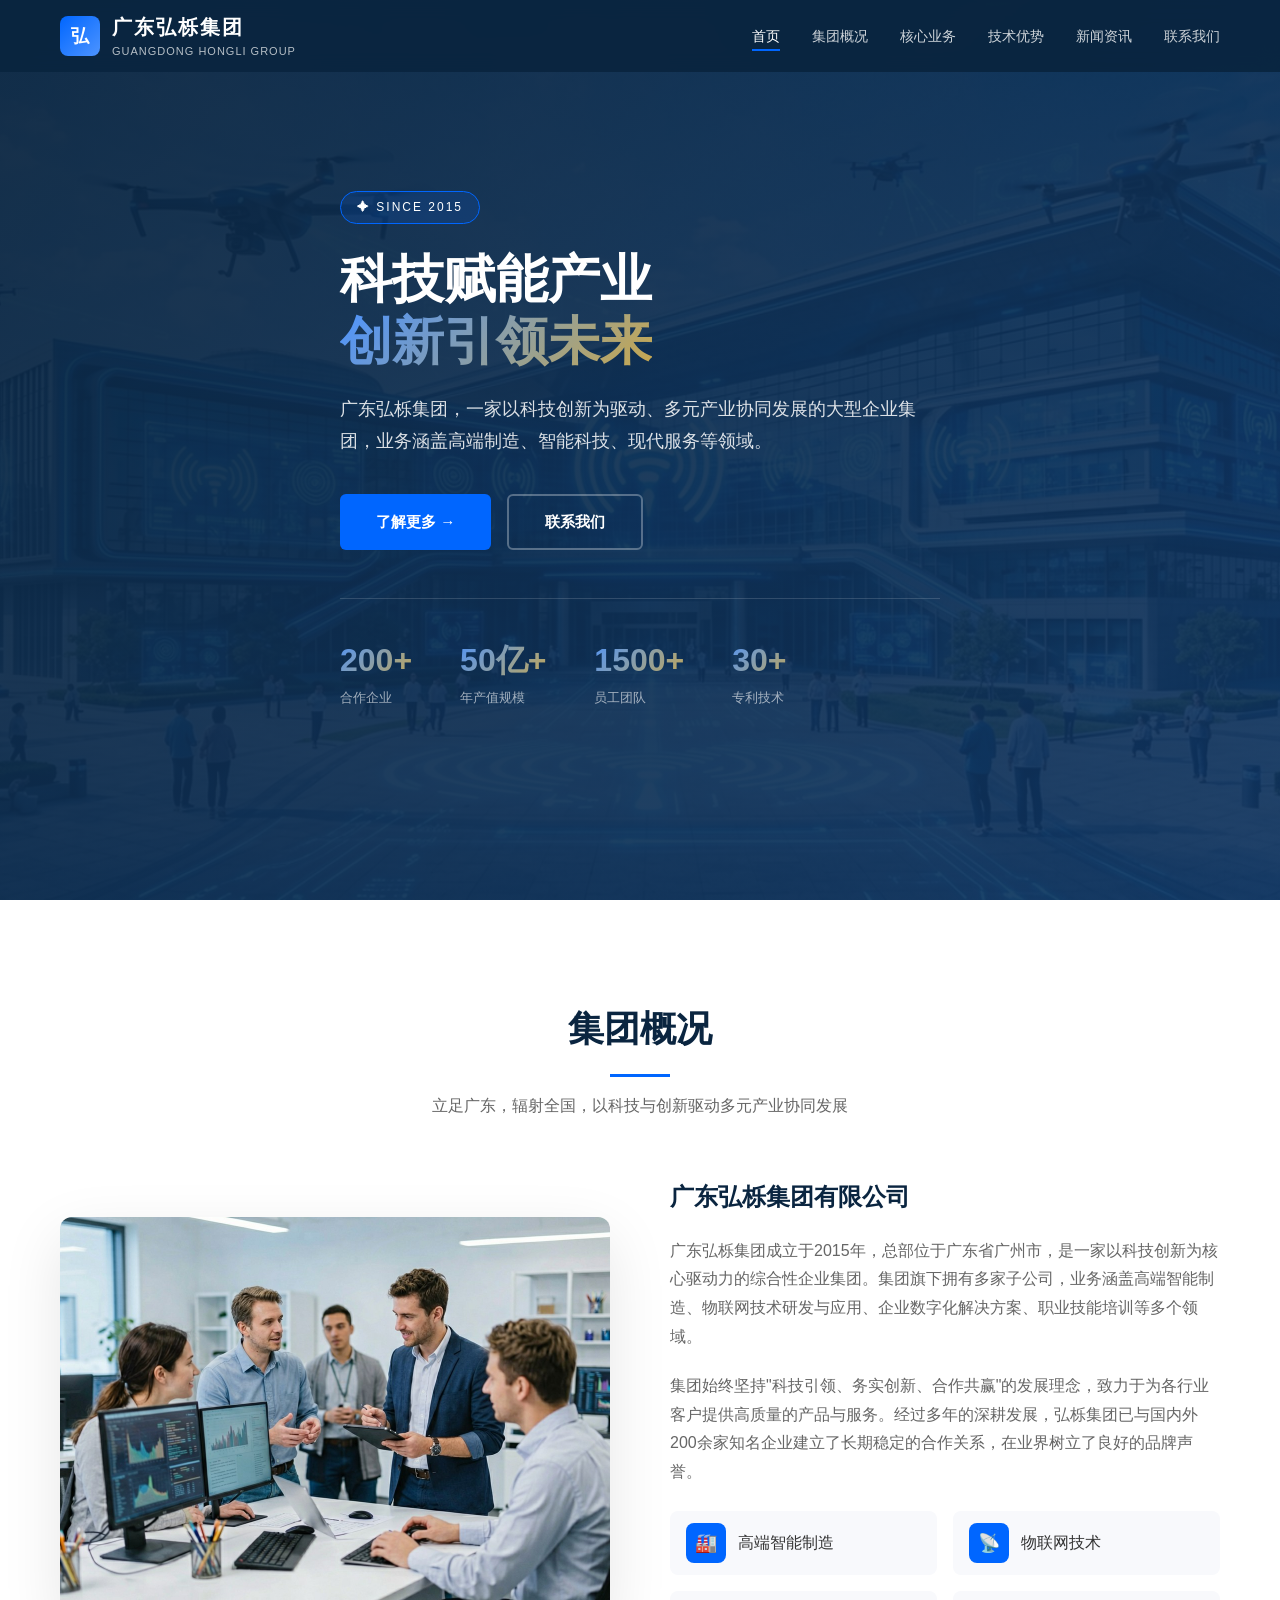
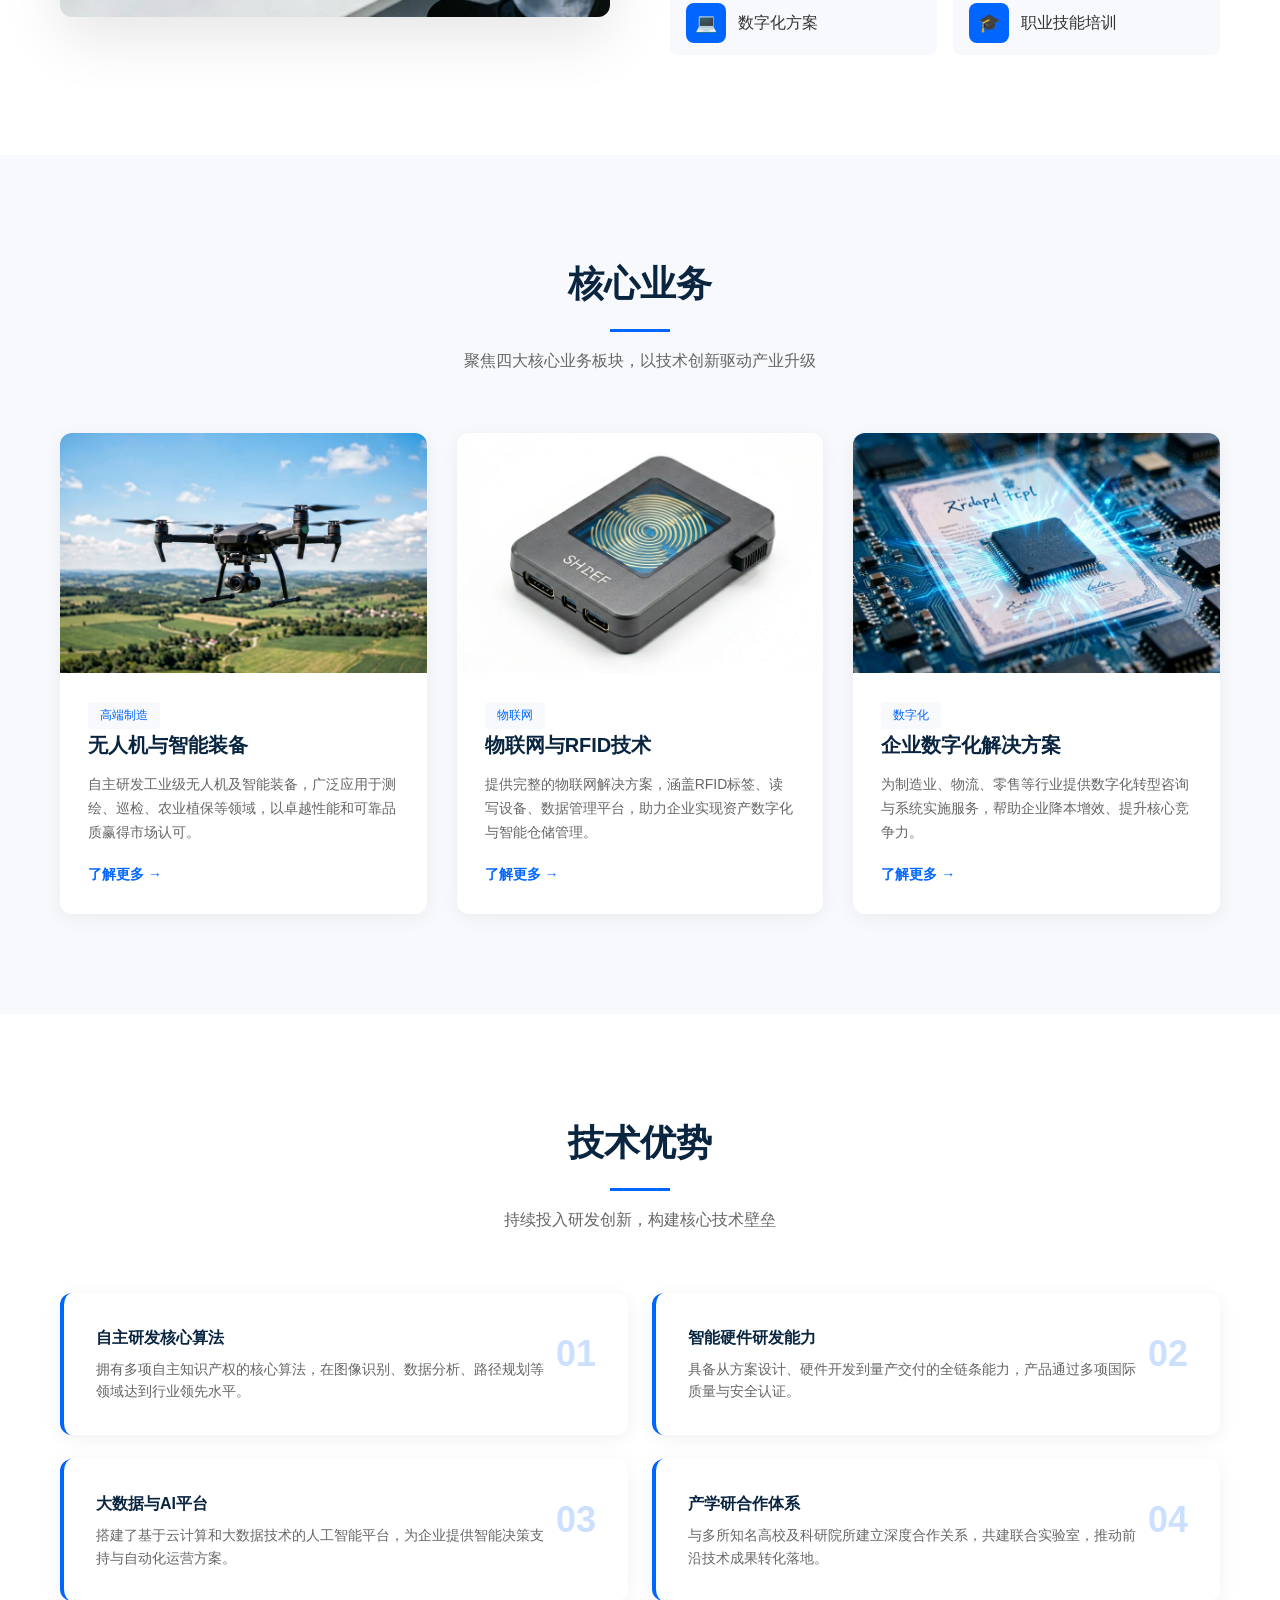
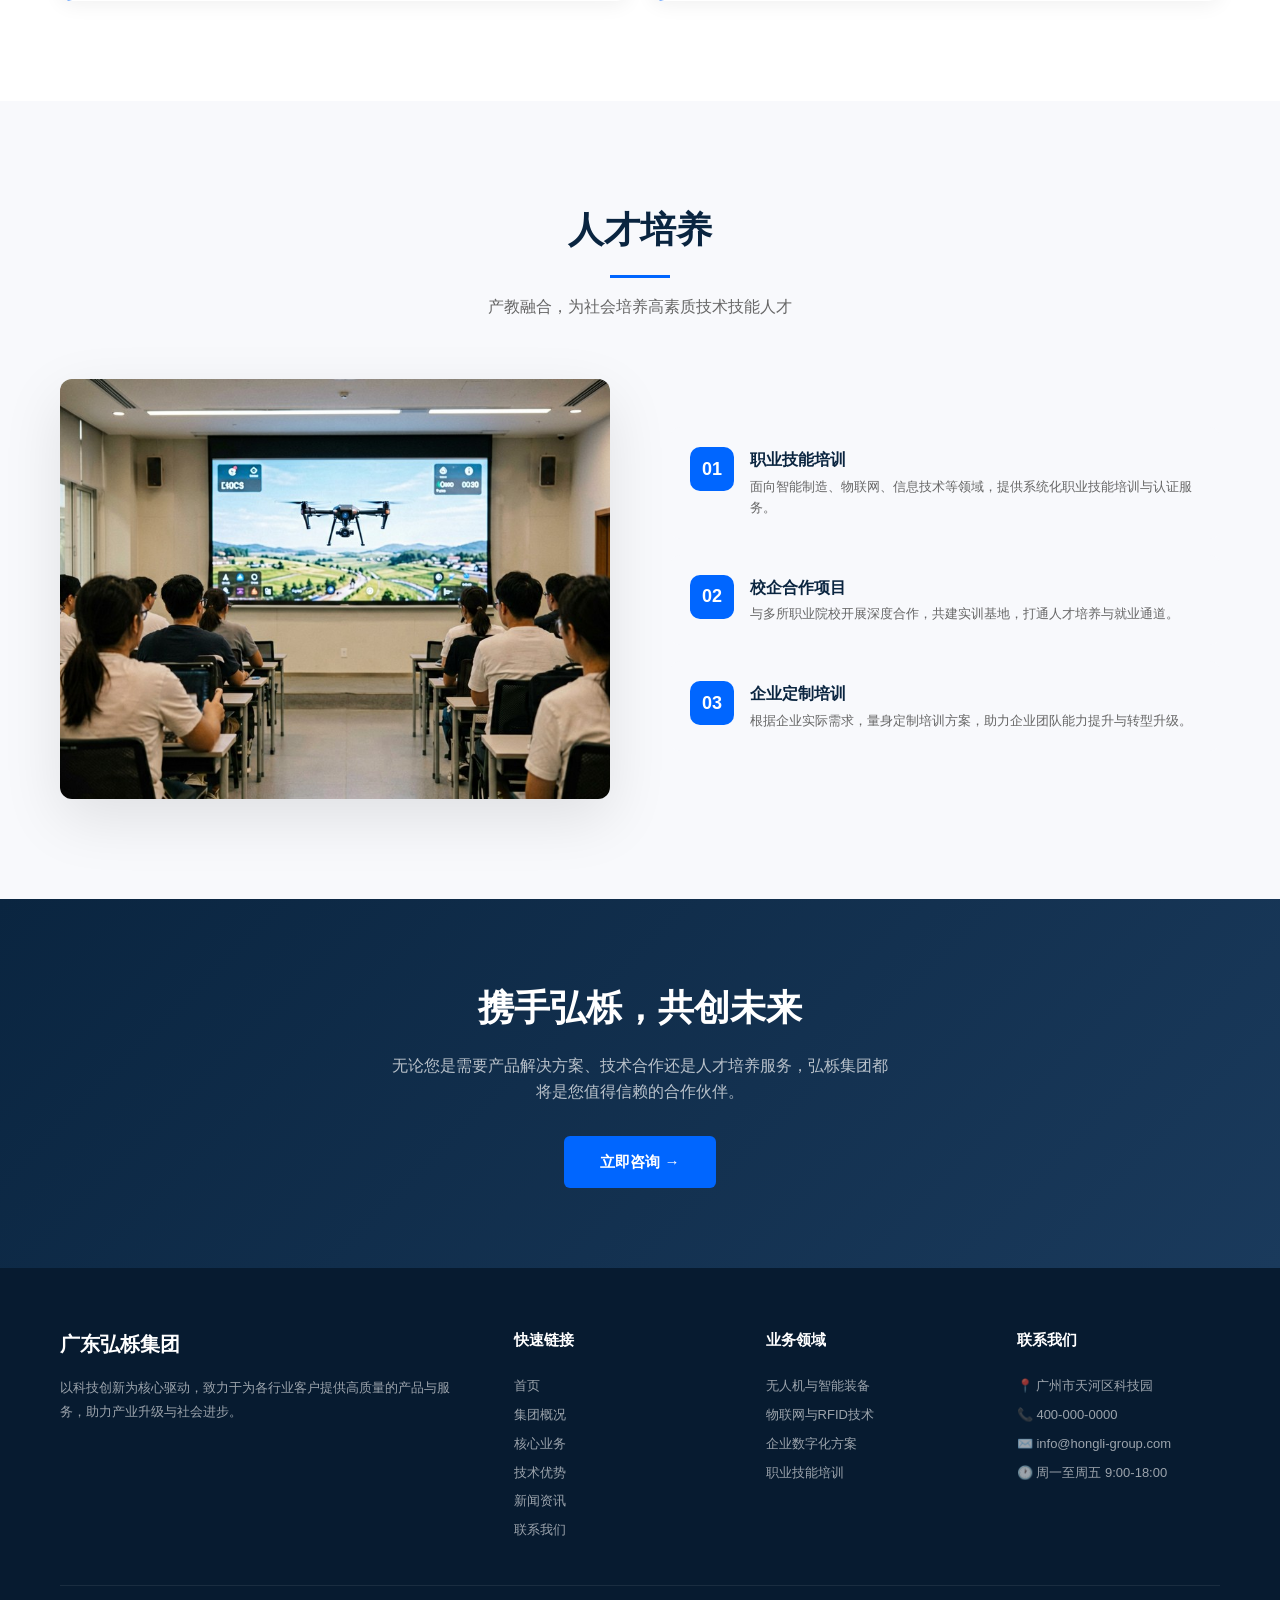
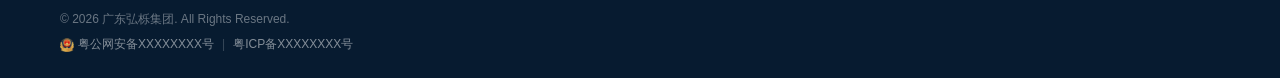
<file: index.html>
<!DOCTYPE html>
<html lang="zh-CN">
<head>
  <meta charset="UTF-8">
  <meta name="viewport" content="width=device-width, initial-scale=1.0">
  <title>广东弘栎集团 - 科技引领未来</title>
  <link rel="stylesheet" href="css/style.css">
  <link rel="icon" href="data:image/svg+xml,<svg xmlns='http://www.w3.org/2000/svg' viewBox='0 0 32 32'><rect width='32' height='32' rx='6' fill='%230066ff'/><text x='16' y='22' font-size='18' font-weight='bold' fill='white' text-anchor='middle'>弘</text></svg>">
</head>
<body>

  <!-- ========== Header ========== -->
  <header>
    <div class="header-inner">
      <a href="index.html" class="logo">
        <div class="logo-icon">弘</div>
        <div>
          <div class="logo-text">广东弘栎集团</div>
          <div class="logo-sub">GUANGDONG HONGLI GROUP</div>
        </div>
      </a>
      <button class="mobile-btn" aria-label="菜单">☰</button>
      <nav>
        <a href="index.html" class="active">首页</a>
        <a href="about.html">集团概况</a>
        <a href="business.html">核心业务</a>
        <a href="technology.html">技术优势</a>
        <a href="news.html">新闻资讯</a>
        <a href="contact.html">联系我们</a>
      </nav>
    </div>
  </header>

  <!-- ========== Hero ========== -->
  <section class="hero">
    <div class="hero-bg">
      <img src="images/hero-banner.jpg" alt="弘栎集团">
    </div>
    <div class="hero-overlay"></div>
    <div class="container hero-content">
      <div class="hero-badge">✦ SINCE 2015</div>
      <h1>科技赋能产业<br><span>创新引领未来</span></h1>
      <p>广东弘栎集团，一家以科技创新为驱动、多元产业协同发展的大型企业集团，业务涵盖高端制造、智能科技、现代服务等领域。</p>
      <div class="hero-btns">
        <a href="about.html" class="btn btn-primary">了解更多 →</a>
        <a href="contact.html" class="btn btn-outline">联系我们</a>
      </div>
      <div class="hero-stats">
        <div class="hero-stat">
          <h3>200+</h3>
          <p>合作企业</p>
        </div>
        <div class="hero-stat">
          <h3>50亿+</h3>
          <p>年产值规模</p>
        </div>
        <div class="hero-stat">
          <h3>1500+</h3>
          <p>员工团队</p>
        </div>
        <div class="hero-stat">
          <h3>30+</h3>
          <p>专利技术</p>
        </div>
      </div>
    </div>
  </section>

  <!-- ========== 集团概况 ========== -->
  <section class="section" id="about">
    <div class="container">
      <div class="section-title">
        <h2>集团概况</h2>
        <div class="section-divider"></div>
        <p>立足广东，辐射全国，以科技与创新驱动多元产业协同发展</p>
      </div>
      <div class="about-grid">
        <div class="about-image">
          <img src="images/about-team.jpg" alt="弘栎集团团队">
        </div>
        <div class="about-text">
          <h3>广东弘栎集团有限公司</h3>
          <p>广东弘栎集团成立于2015年，总部位于广东省广州市，是一家以科技创新为核心驱动力的综合性企业集团。集团旗下拥有多家子公司，业务涵盖高端智能制造、物联网技术研发与应用、企业数字化解决方案、职业技能培训等多个领域。</p>
          <p>集团始终坚持"科技引领、务实创新、合作共赢"的发展理念，致力于为各行业客户提供高质量的产品与服务。经过多年的深耕发展，弘栎集团已与国内外200余家知名企业建立了长期稳定的合作关系，在业界树立了良好的品牌声誉。</p>
          <div class="about-features">
            <div class="about-feature">
              <div class="icon">🏭</div>
              <span>高端智能制造</span>
            </div>
            <div class="about-feature">
              <div class="icon">📡</div>
              <span>物联网技术</span>
            </div>
            <div class="about-feature">
              <div class="icon">💻</div>
              <span>数字化方案</span>
            </div>
            <div class="about-feature">
              <div class="icon">🎓</div>
              <span>职业技能培训</span>
            </div>
          </div>
        </div>
      </div>
    </div>
  </section>

  <!-- ========== 核心业务 ========== -->
  <section class="section" id="business" style="background: var(--bg-light);">
    <div class="container">
      <div class="section-title">
        <h2>核心业务</h2>
        <div class="section-divider"></div>
        <p>聚焦四大核心业务板块，以技术创新驱动产业升级</p>
      </div>
      <div class="products-grid">
        <div class="product-card">
          <div class="product-img">
            <img src="images/product-uav.jpg" alt="无人机与智能装备">
          </div>
          <div class="product-body">
            <span class="tag">高端制造</span>
            <h3>无人机与智能装备</h3>
            <p>自主研发工业级无人机及智能装备，广泛应用于测绘、巡检、农业植保等领域，以卓越性能和可靠品质赢得市场认可。</p>
            <a href="business.html" class="product-link">了解更多 →</a>
          </div>
        </div>
        <div class="product-card">
          <div class="product-img">
            <img src="images/product-rfid.jpg" alt="物联网与RFID技术">
          </div>
          <div class="product-body">
            <span class="tag">物联网</span>
            <h3>物联网与RFID技术</h3>
            <p>提供完整的物联网解决方案，涵盖RFID标签、读写设备、数据管理平台，助力企业实现资产数字化与智能仓储管理。</p>
            <a href="business.html" class="product-link">了解更多 →</a>
          </div>
        </div>
        <div class="product-card">
          <div class="product-img">
            <img src="images/technology.jpg" alt="企业数字化解决方案">
          </div>
          <div class="product-body">
            <span class="tag">数字化</span>
            <h3>企业数字化解决方案</h3>
            <p>为制造业、物流、零售等行业提供数字化转型咨询与系统实施服务，帮助企业降本增效、提升核心竞争力。</p>
            <a href="business.html" class="product-link">了解更多 →</a>
          </div>
        </div>
      </div>
    </div>
  </section>

  <!-- ========== 技术优势 ========== -->
  <section class="section" id="technology">
    <div class="container">
      <div class="section-title">
        <h2>技术优势</h2>
        <div class="section-divider"></div>
        <p>持续投入研发创新，构建核心技术壁垒</p>
      </div>
      <div class="tech-grid">
        <div class="tech-card">
          <span class="num">01</span>
          <h4>自主研发核心算法</h4>
          <p>拥有多项自主知识产权的核心算法，在图像识别、数据分析、路径规划等领域达到行业领先水平。</p>
        </div>
        <div class="tech-card">
          <span class="num">02</span>
          <h4>智能硬件研发能力</h4>
          <p>具备从方案设计、硬件开发到量产交付的全链条能力，产品通过多项国际质量与安全认证。</p>
        </div>
        <div class="tech-card">
          <span class="num">03</span>
          <h4>大数据与AI平台</h4>
          <p>搭建了基于云计算和大数据技术的人工智能平台，为企业提供智能决策支持与自动化运营方案。</p>
        </div>
        <div class="tech-card">
          <span class="num">04</span>
          <h4>产学研合作体系</h4>
          <p>与多所知名高校及科研院所建立深度合作关系，共建联合实验室，推动前沿技术成果转化落地。</p>
        </div>
      </div>
    </div>
  </section>

  <!-- ========== 培训业务 ========== -->
  <section class="section" id="training" style="background: var(--bg-light);">
    <div class="container">
      <div class="section-title">
        <h2>人才培养</h2>
        <div class="section-divider"></div>
        <p>产教融合，为社会培养高素质技术技能人才</p>
      </div>
      <div class="training-wrap">
        <div class="training-img">
          <img src="images/training.jpg" alt="职业技能培训">
        </div>
        <div class="training-list">
          <div class="training-item">
            <div class="num">01</div>
            <div>
              <h4>职业技能培训</h4>
              <p>面向智能制造、物联网、信息技术等领域，提供系统化职业技能培训与认证服务。</p>
            </div>
          </div>
          <div class="training-item">
            <div class="num">02</div>
            <div>
              <h4>校企合作项目</h4>
              <p>与多所职业院校开展深度合作，共建实训基地，打通人才培养与就业通道。</p>
            </div>
          </div>
          <div class="training-item">
            <div class="num">03</div>
            <div>
              <h4>企业定制培训</h4>
              <p>根据企业实际需求，量身定制培训方案，助力企业团队能力提升与转型升级。</p>
            </div>
          </div>
        </div>
      </div>
    </div>
  </section>

  <!-- ========== CTA ========== -->
  <section class="cta">
    <div class="container">
      <h2>携手弘栎，共创未来</h2>
      <p>无论您是需要产品解决方案、技术合作还是人才培养服务，弘栎集团都将是您值得信赖的合作伙伴。</p>
      <a href="contact.html" class="btn btn-primary">立即咨询 →</a>
    </div>
  </section>

  <!-- ========== Footer ========== -->
  <footer>
    <div class="container">
      <div class="footer-grid">
        <div class="footer-brand">
          <h3>广东弘栎集团</h3>
          <p>以科技创新为核心驱动，致力于为各行业客户提供高质量的产品与服务，助力产业升级与社会进步。</p>
        </div>
        <div class="footer-col">
          <h4>快速链接</h4>
          <a href="index.html">首页</a>
          <a href="about.html">集团概况</a>
          <a href="business.html">核心业务</a>
          <a href="technology.html">技术优势</a>
          <a href="news.html">新闻资讯</a>
          <a href="contact.html">联系我们</a>
        </div>
        <div class="footer-col">
          <h4>业务领域</h4>
          <a href="business.html">无人机与智能装备</a>
          <a href="business.html">物联网与RFID技术</a>
          <a href="business.html">企业数字化方案</a>
          <a href="business.html">职业技能培训</a>
        </div>
        <div class="footer-col footer-contact">
          <h4>联系我们</h4>
          <p>📍 广州市天河区科技园</p>
          <p>📞 400-000-0000</p>
          <p>✉️ info@hongli-group.com</p>
          <p>🕐 周一至周五 9:00-18:00</p>
        </div>
      </div>
      <div class="footer-bottom">
        <p class="copyright">© 2026 广东弘栎集团. All Rights Reserved.</p>
        <div class="beian-row">
          <a href="https://beian.mps.gov.cn/#/query/webSearch?code=XXXXXXXX" rel="noreferrer" target="_blank" class="beian-link gongan-link"><img src="images/gongan-beian.png" alt="公安备案" class="gongan-icon">粤公网安备XXXXXXXX号</a>
          <span class="beian-sep">|</span>
          <a href="https://beian.miit.gov.cn" target="_blank" rel="noopener noreferrer" class="beian-link">粤ICP备XXXXXXXX号</a>
        </div>
      </div>
    </div>
  </footer>

  <script src="js/main.js"></script>
</body>
</html>
</file>
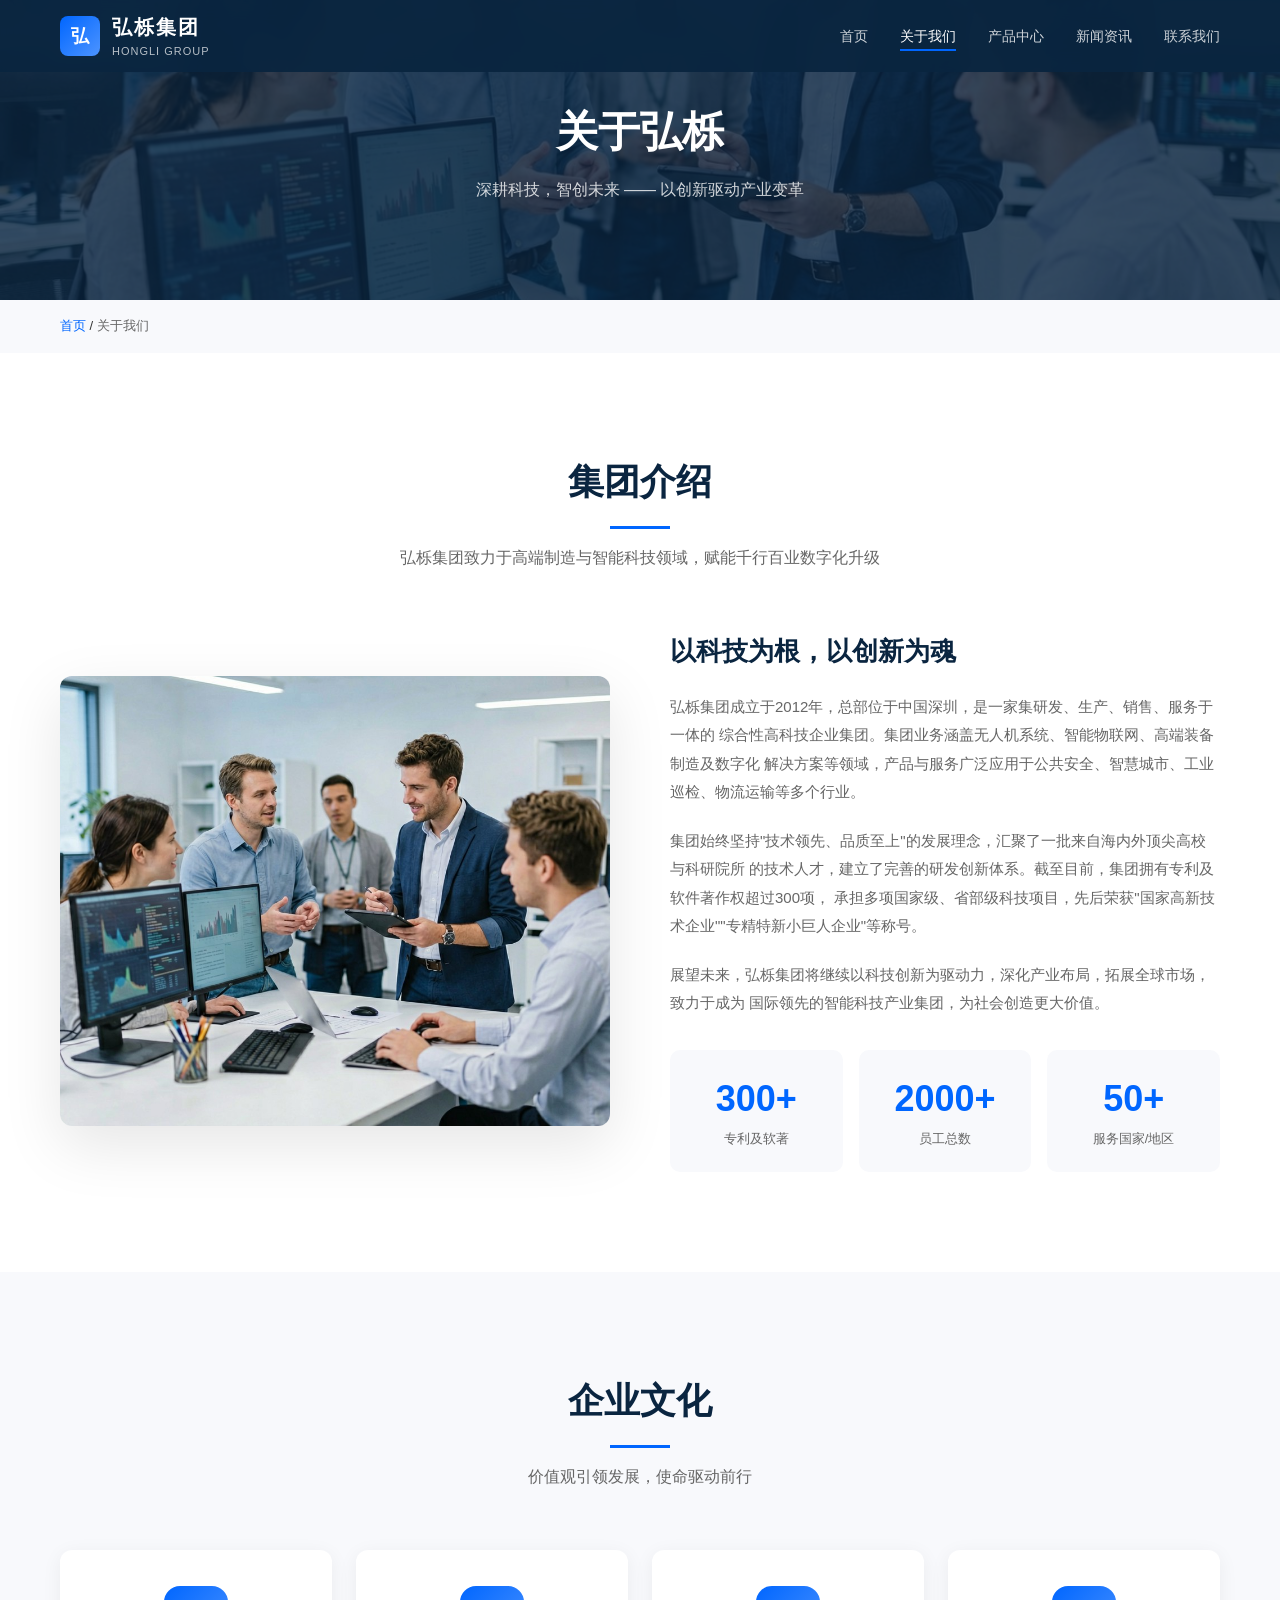
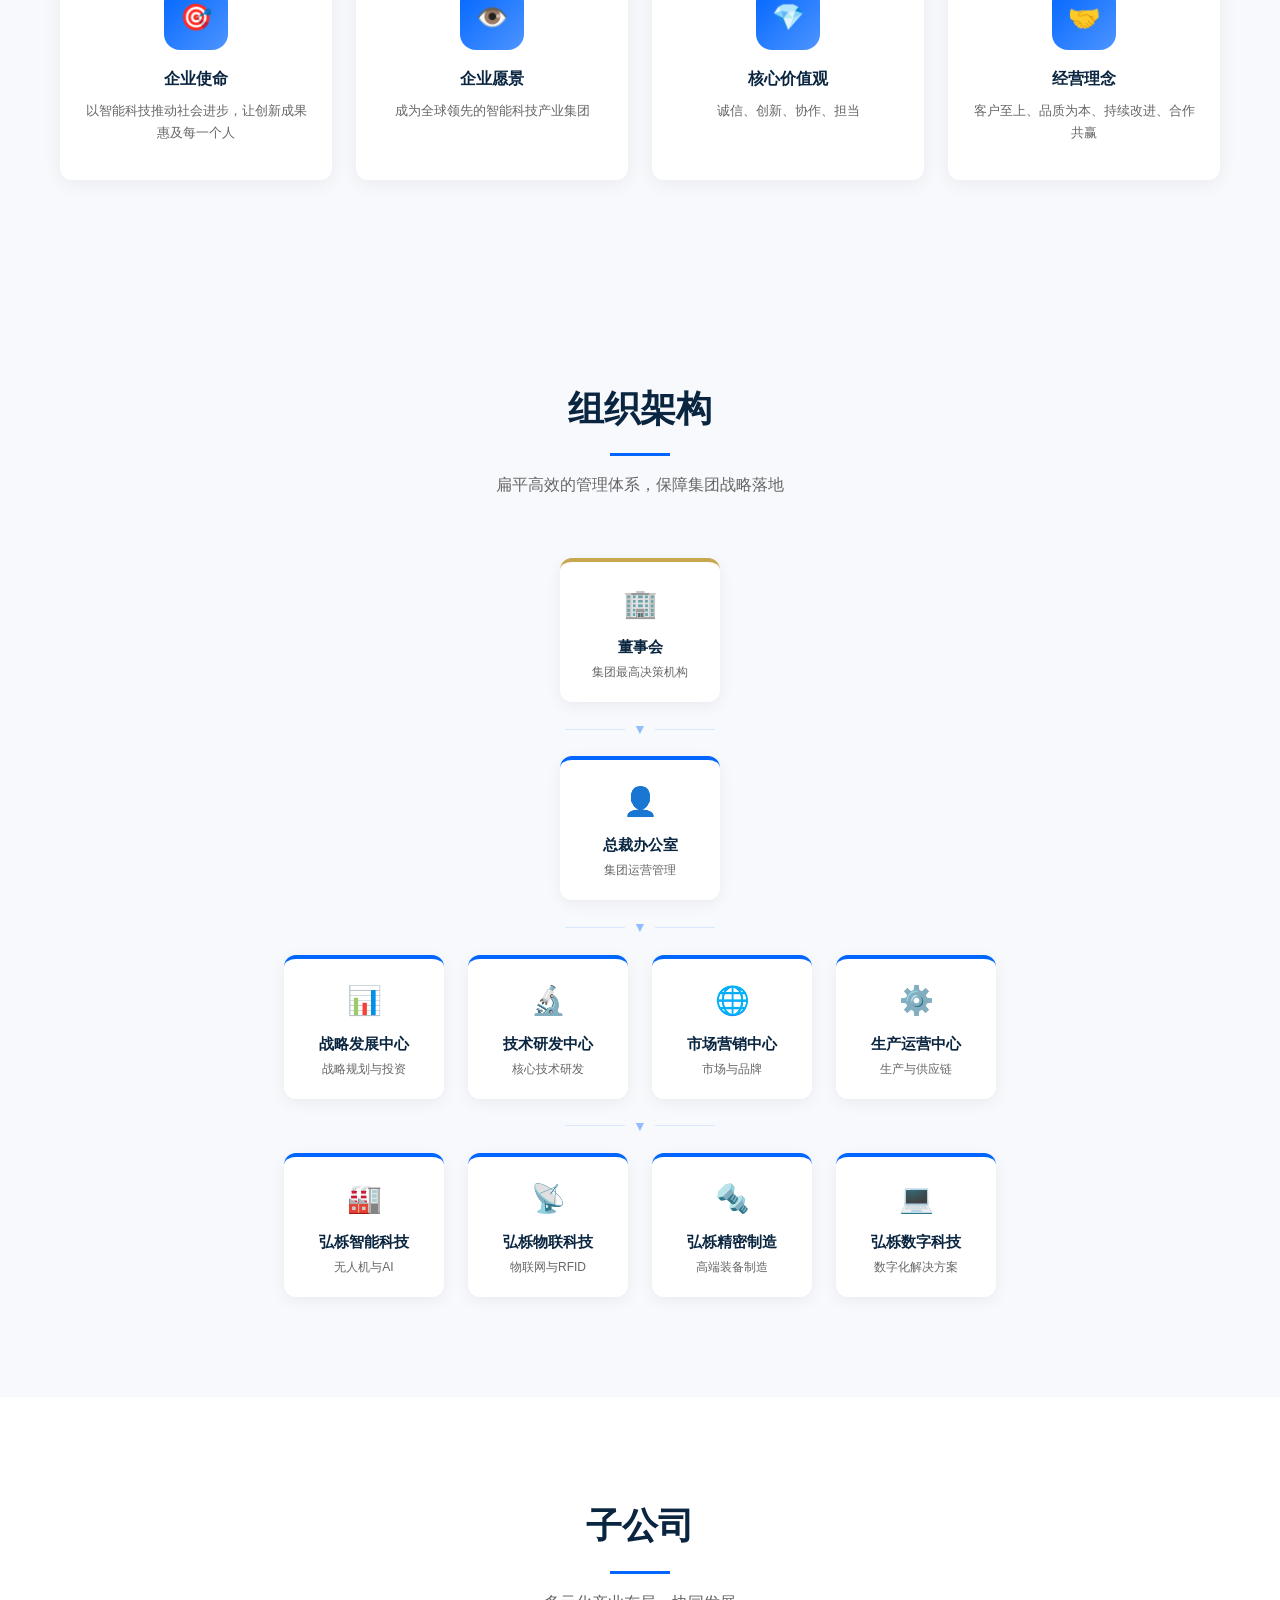
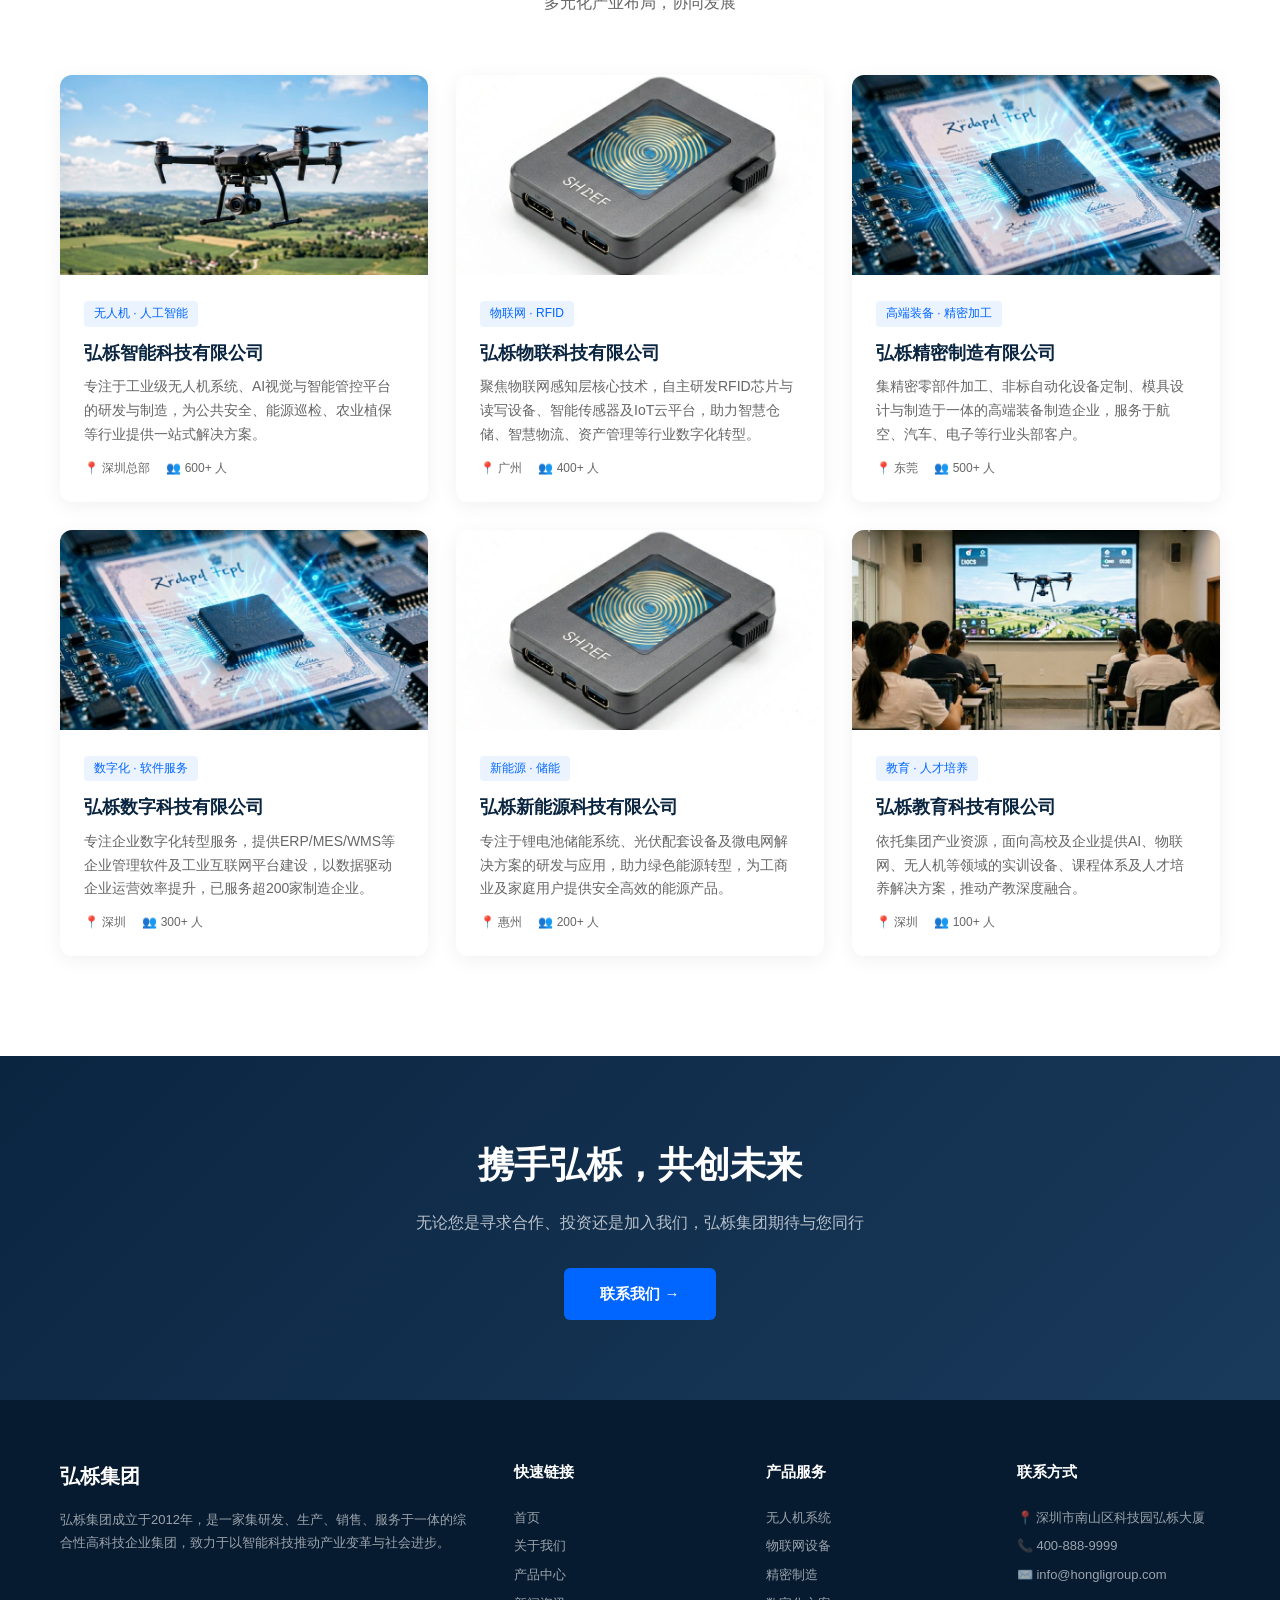
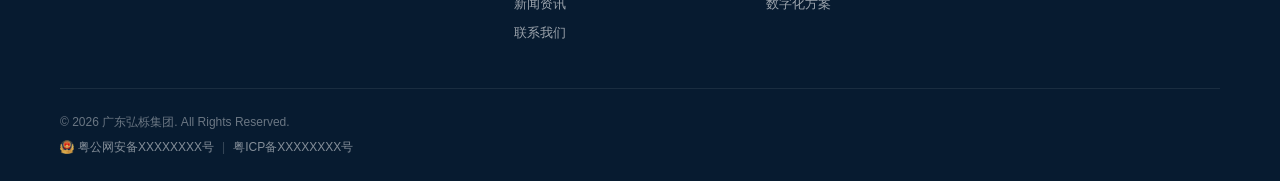
<file: about.html>
<!DOCTYPE html>
<html lang="zh-CN">
<head>
  <meta charset="UTF-8">
  <meta name="viewport" content="width=device-width, initial-scale=1.0">
  <title>关于我们 - 弘栎集团</title>
  <meta name="description" content="弘栎集团——关于我们。了解集团介绍、组织架构与子公司信息。">
  <link rel="stylesheet" href="css/style.css">
</head>
<body>

<!-- ========== Header ========== -->
<header>
  <div class="header-inner">
    <a href="index.html" class="logo">
      <div class="logo-icon">弘</div>
      <div>
        <div class="logo-text">弘栎集团</div>
        <div class="logo-sub">HONGLI GROUP</div>
      </div>
    </a>
    <button class="mobile-btn" aria-label="菜单">☰</button>
    <nav>
      <a href="index.html">首页</a>
      <a href="about.html" class="active">关于我们</a>
      <a href="products.html">产品中心</a>
      <a href="news.html">新闻资讯</a>
      <a href="contact.html">联系我们</a>
    </nav>
  </div>
</header>

<!-- ========== Page Hero ========== -->
<section class="page-hero">
  <div class="page-hero-bg">
    <img src="images/about-team.jpg" alt="关于弘栎集团" onerror="this.style.display='none'">
  </div>
  <div class="container">
    <h1>关于弘栎</h1>
    <p>深耕科技，智创未来 —— 以创新驱动产业变革</p>
  </div>
</section>

<!-- ========== Breadcrumb ========== -->
<div class="breadcrumb">
  <div class="container">
    <a href="index.html">首页</a> / <span>关于我们</span>
  </div>
</div>

<!-- ========== 集团介绍 ========== -->
<section class="section">
  <div class="container">
    <div class="section-title">
      <h2>集团介绍</h2>
      <div class="section-divider"></div>
      <p>弘栎集团致力于高端制造与智能科技领域，赋能千行百业数字化升级</p>
    </div>
    <div class="about-intro-grid">
      <div class="about-intro-img">
        <img src="images/about-team.jpg" alt="弘栎集团总部" onerror="this.style.display='none'">
      </div>
      <div class="about-intro-text">
        <h3>以科技为根，以创新为魂</h3>
        <p>
          弘栎集团成立于2012年，总部位于中国深圳，是一家集研发、生产、销售、服务于一体的
          综合性高科技企业集团。集团业务涵盖无人机系统、智能物联网、高端装备制造及数字化
          解决方案等领域，产品与服务广泛应用于公共安全、智慧城市、工业巡检、物流运输等多个行业。
        </p>
        <p>
          集团始终坚持"技术领先、品质至上"的发展理念，汇聚了一批来自海内外顶尖高校与科研院所
          的技术人才，建立了完善的研发创新体系。截至目前，集团拥有专利及软件著作权超过300项，
          承担多项国家级、省部级科技项目，先后荣获"国家高新技术企业""专精特新小巨人企业"等称号。
        </p>
        <p>
          展望未来，弘栎集团将继续以科技创新为驱动力，深化产业布局，拓展全球市场，致力于成为
          国际领先的智能科技产业集团，为社会创造更大价值。
        </p>
        <div class="about-milestones">
          <div class="about-milestone">
            <div class="num">300+</div>
            <p>专利及软著</p>
          </div>
          <div class="about-milestone">
            <div class="num">2000+</div>
            <p>员工总数</p>
          </div>
          <div class="about-milestone">
            <div class="num">50+</div>
            <p>服务国家/地区</p>
          </div>
        </div>
      </div>
    </div>
  </div>
</section>

<!-- ========== 企业文化 ========== -->
<section class="section" style="background:var(--bg-light);">
  <div class="container">
    <div class="section-title">
      <h2>企业文化</h2>
      <div class="section-divider"></div>
      <p>价值观引领发展，使命驱动前行</p>
    </div>
    <div class="culture-grid">
      <div class="culture-card">
        <div class="icon">🎯</div>
        <h4>企业使命</h4>
        <p>以智能科技推动社会进步，让创新成果惠及每一个人</p>
      </div>
      <div class="culture-card">
        <div class="icon">👁️</div>
        <h4>企业愿景</h4>
        <p>成为全球领先的智能科技产业集团</p>
      </div>
      <div class="culture-card">
        <div class="icon">💎</div>
        <h4>核心价值观</h4>
        <p>诚信、创新、协作、担当</p>
      </div>
      <div class="culture-card">
        <div class="icon">🤝</div>
        <h4>经营理念</h4>
        <p>客户至上、品质为本、持续改进、合作共赢</p>
      </div>
    </div>
  </div>
</section>

<!-- ========== 组织架构 ========== -->
<section class="section org-section">
  <div class="container">
    <div class="section-title">
      <h2>组织架构</h2>
      <div class="section-divider"></div>
      <p>扁平高效的管理体系，保障集团战略落地</p>
    </div>
    <div class="org-chart">
      <!-- Level 1: 董事会 -->
      <div class="org-level">
        <div class="org-node gold">
          <div class="icon">🏢</div>
          <h4>董事会</h4>
          <p>集团最高决策机构</p>
        </div>
      </div>
      <div class="org-connector">▼</div>
      <!-- Level 2: 总裁 -->
      <div class="org-level">
        <div class="org-node">
          <div class="icon">👤</div>
          <h4>总裁办公室</h4>
          <p>集团运营管理</p>
        </div>
      </div>
      <div class="org-connector">▼</div>
      <!-- Level 3: 职能中心 -->
      <div class="org-level">
        <div class="org-node">
          <div class="icon">📊</div>
          <h4>战略发展中心</h4>
          <p>战略规划与投资</p>
        </div>
        <div class="org-node">
          <div class="icon">🔬</div>
          <h4>技术研发中心</h4>
          <p>核心技术研发</p>
        </div>
        <div class="org-node">
          <div class="icon">🌐</div>
          <h4>市场营销中心</h4>
          <p>市场与品牌</p>
        </div>
        <div class="org-node">
          <div class="icon">⚙️</div>
          <h4>生产运营中心</h4>
          <p>生产与供应链</p>
        </div>
      </div>
      <div class="org-connector">▼</div>
      <!-- Level 4: 子公司 -->
      <div class="org-level">
        <div class="org-node">
          <div class="icon">🏭</div>
          <h4>弘栎智能科技</h4>
          <p>无人机与AI</p>
        </div>
        <div class="org-node">
          <div class="icon">📡</div>
          <h4>弘栎物联科技</h4>
          <p>物联网与RFID</p>
        </div>
        <div class="org-node">
          <div class="icon">🔩</div>
          <h4>弘栎精密制造</h4>
          <p>高端装备制造</p>
        </div>
        <div class="org-node">
          <div class="icon">💻</div>
          <h4>弘栎数字科技</h4>
          <p>数字化解决方案</p>
        </div>
      </div>
    </div>
  </div>
</section>

<!-- ========== 子公司 ========== -->
<section class="section">
  <div class="container">
    <div class="section-title">
      <h2>子公司</h2>
      <div class="section-divider"></div>
      <p>多元化产业布局，协同发展</p>
    </div>
    <div class="subsidiary-grid">
      <!-- 子公司1 -->
      <div class="subsidiary-card">
        <div class="card-img">
          <img src="images/product-uav.jpg" alt="弘栎智能科技" onerror="this.style.display='none'">
        </div>
        <div class="card-body">
          <span class="tag">无人机 · 人工智能</span>
          <h3>弘栎智能科技有限公司</h3>
          <p>专注于工业级无人机系统、AI视觉与智能管控平台的研发与制造，为公共安全、能源巡检、农业植保等行业提供一站式解决方案。</p>
          <div class="meta">
            <span>📍 深圳总部</span>
            <span>👥 600+ 人</span>
          </div>
        </div>
      </div>
      <!-- 子公司2 -->
      <div class="subsidiary-card">
        <div class="card-img">
          <img src="images/product-rfid.jpg" alt="弘栎物联科技" onerror="this.style.display='none'">
        </div>
        <div class="card-body">
          <span class="tag">物联网 · RFID</span>
          <h3>弘栎物联科技有限公司</h3>
          <p>聚焦物联网感知层核心技术，自主研发RFID芯片与读写设备、智能传感器及IoT云平台，助力智慧仓储、智慧物流、资产管理等行业数字化转型。</p>
          <div class="meta">
            <span>📍 广州</span>
            <span>👥 400+ 人</span>
          </div>
        </div>
      </div>
      <!-- 子公司3 -->
      <div class="subsidiary-card">
        <div class="card-img">
          <img src="images/technology.jpg" alt="弘栎精密制造" onerror="this.style.display='none'">
        </div>
        <div class="card-body">
          <span class="tag">高端装备 · 精密加工</span>
          <h3>弘栎精密制造有限公司</h3>
          <p>集精密零部件加工、非标自动化设备定制、模具设计与制造于一体的高端装备制造企业，服务于航空、汽车、电子等行业头部客户。</p>
          <div class="meta">
            <span>📍 东莞</span>
            <span>👥 500+ 人</span>
          </div>
        </div>
      </div>
      <!-- 子公司4 -->
      <div class="subsidiary-card">
        <div class="card-img">
          <img src="images/technology.jpg" alt="弘栎数字科技" onerror="this.style.display='none'">
        </div>
        <div class="card-body">
          <span class="tag">数字化 · 软件服务</span>
          <h3>弘栎数字科技有限公司</h3>
          <p>专注企业数字化转型服务，提供ERP/MES/WMS等企业管理软件及工业互联网平台建设，以数据驱动企业运营效率提升，已服务超200家制造企业。</p>
          <div class="meta">
            <span>📍 深圳</span>
            <span>👥 300+ 人</span>
          </div>
        </div>
      </div>
      <!-- 子公司5 -->
      <div class="subsidiary-card">
        <div class="card-img">
          <img src="images/product-rfid.jpg" alt="弘栎新能源" onerror="this.style.display='none'">
        </div>
        <div class="card-body">
          <span class="tag">新能源 · 储能</span>
          <h3>弘栎新能源科技有限公司</h3>
          <p>专注于锂电池储能系统、光伏配套设备及微电网解决方案的研发与应用，助力绿色能源转型，为工商业及家庭用户提供安全高效的能源产品。</p>
          <div class="meta">
            <span>📍 惠州</span>
            <span>👥 200+ 人</span>
          </div>
        </div>
      </div>
      <!-- 子公司6 -->
      <div class="subsidiary-card">
        <div class="card-img">
          <img src="images/training.jpg" alt="弘栎教育科技" onerror="this.style.display='none'">
        </div>
        <div class="card-body">
          <span class="tag">教育 · 人才培养</span>
          <h3>弘栎教育科技有限公司</h3>
          <p>依托集团产业资源，面向高校及企业提供AI、物联网、无人机等领域的实训设备、课程体系及人才培养解决方案，推动产教深度融合。</p>
          <div class="meta">
            <span>📍 深圳</span>
            <span>👥 100+ 人</span>
          </div>
        </div>
      </div>
    </div>
  </div>
</section>

<!-- ========== CTA ========== -->
<section class="cta">
  <div class="container">
    <h2>携手弘栎，共创未来</h2>
    <p>无论您是寻求合作、投资还是加入我们，弘栎集团期待与您同行</p>
    <a href="contact.html" class="btn btn-primary">联系我们 →</a>
  </div>
</section>

<!-- ========== Footer ========== -->
<footer>
  <div class="container">
    <div class="footer-grid">
      <div class="footer-brand">
        <h3>弘栎集团</h3>
        <p>弘栎集团成立于2012年，是一家集研发、生产、销售、服务于一体的综合性高科技企业集团，致力于以智能科技推动产业变革与社会进步。</p>
      </div>
      <div class="footer-col">
        <h4>快速链接</h4>
        <a href="index.html">首页</a>
        <a href="about.html">关于我们</a>
        <a href="products.html">产品中心</a>
        <a href="news.html">新闻资讯</a>
        <a href="contact.html">联系我们</a>
      </div>
      <div class="footer-col">
        <h4>产品服务</h4>
        <a href="products.html">无人机系统</a>
        <a href="products.html">物联网设备</a>
        <a href="products.html">精密制造</a>
        <a href="products.html">数字化方案</a>
      </div>
      <div class="footer-col">
        <h4>联系方式</h4>
        <div class="footer-contact">
          <p>📍 深圳市南山区科技园弘栎大厦</p>
          <p>📞 400-888-9999</p>
          <p>✉️ info@hongligroup.com</p>
        </div>
      </div>
    </div>
    <div class="footer-bottom">
      <p class="copyright">© 2026 广东弘栎集团. All Rights Reserved.</p>
      <div class="beian-row">
        <a href="https://beian.mps.gov.cn/#/query/webSearch?code=XXXXXXXX" rel="noreferrer" target="_blank" class="beian-link gongan-link"><img src="images/gongan-beian.png" alt="公安备案" class="gongan-icon">粤公网安备XXXXXXXX号</a>
        <span class="beian-sep">|</span>
        <a href="https://beian.miit.gov.cn" target="_blank" rel="noopener noreferrer" class="beian-link">粤ICP备XXXXXXXX号</a>
      </div>
    </div>
  </div>
</footer>

<script src="js/main.js"></script>
</body>
</html>
</file>
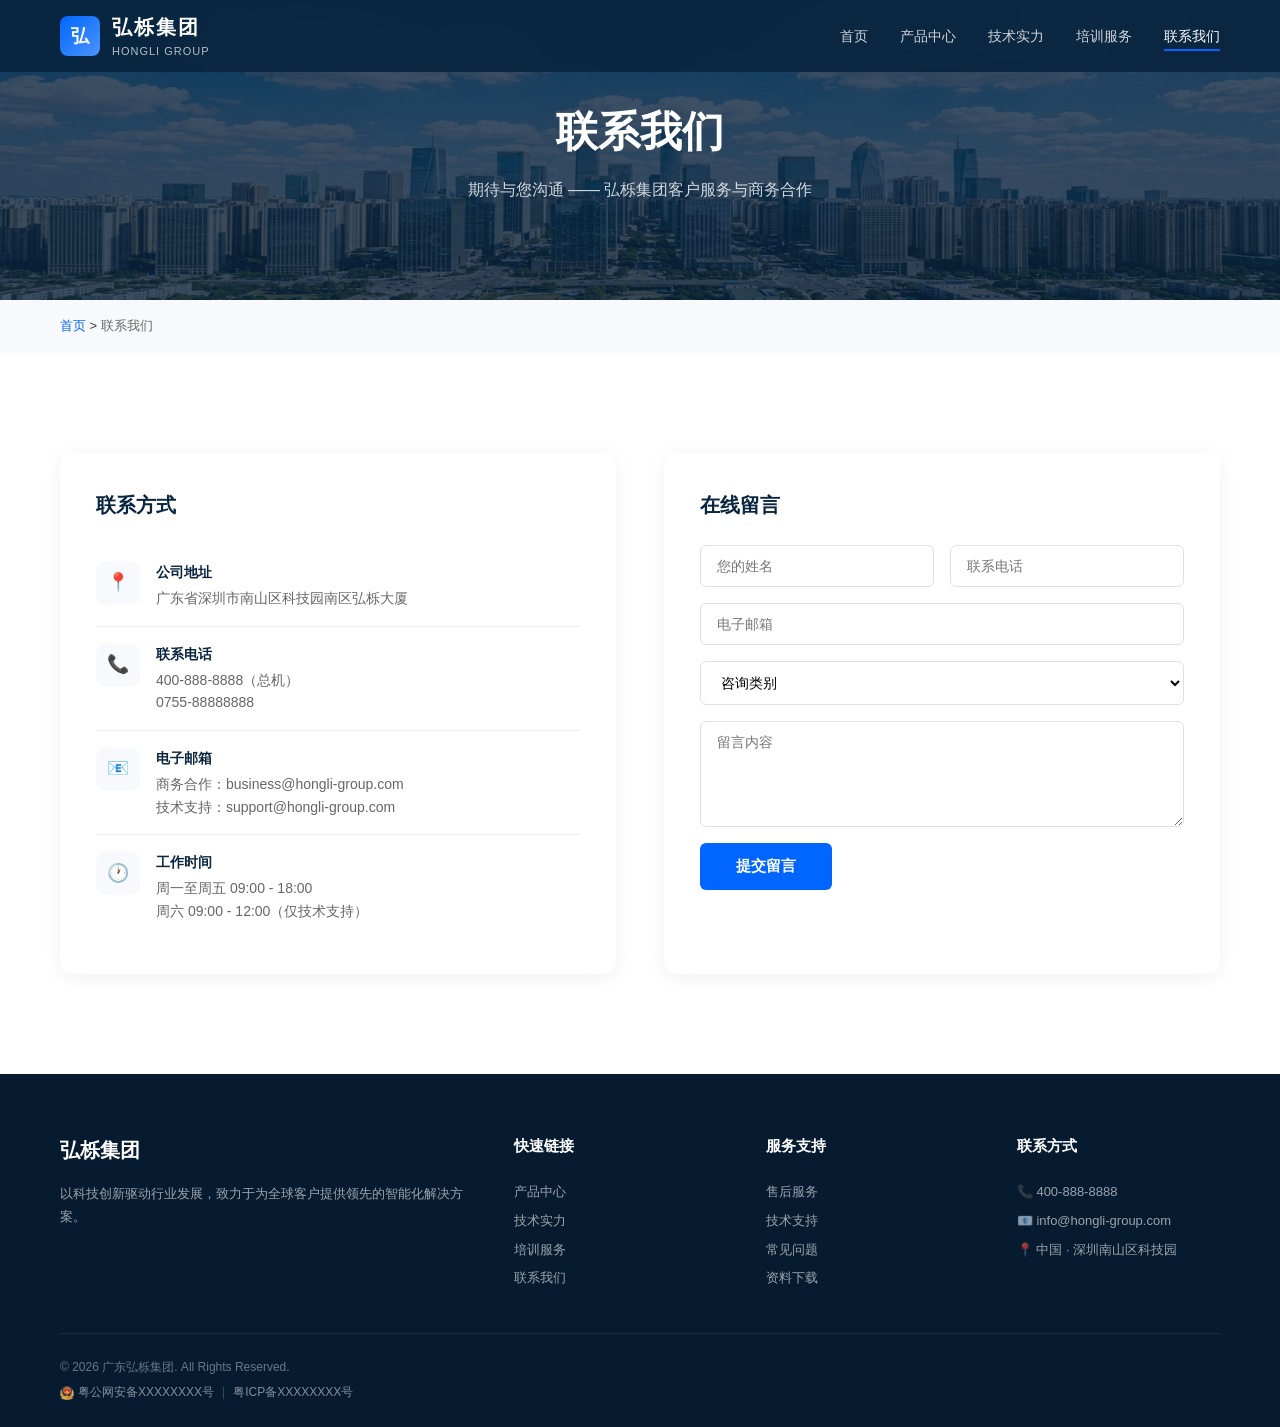
<file: contact.html>
<!DOCTYPE html>
<html lang="zh-CN">
<head>
  <meta charset="UTF-8">
  <meta name="viewport" content="width=device-width, initial-scale=1.0">
  <title>联系我们 - 弘栎集团</title>
  <link rel="stylesheet" href="css/style.css">
</head>
<body>

<!-- Header -->
<header>
  <div class="header-inner">
    <a href="/" class="logo">
      <div class="logo-icon">弘</div>
      <div>
        <div class="logo-text">弘栎集团</div>
        <div class="logo-sub">HONGLI GROUP</div>
      </div>
    </a>
    <button class="mobile-btn">☰</button>
    <nav>
      <a href="index.html">首页</a>
      <a href="products.html">产品中心</a>
      <a href="technology.html">技术实力</a>
      <a href="training.html">培训服务</a>
      <a href="contact.html" class="active">联系我们</a>
    </nav>
  </div>
</header>

<!-- Page Hero -->
<section class="page-hero">
  <div class="page-hero-bg">
    <img src="images/contact-bg.jpg" alt="联系我们">
  </div>
  <div class="container">
    <h1>联系我们</h1>
    <p>期待与您沟通 —— 弘栎集团客户服务与商务合作</p>
  </div>
</section>

<!-- Breadcrumb -->
<div class="breadcrumb">
  <div class="container">
    <a href="index.html">首页</a> &gt; <span>联系我们</span>
  </div>
</div>

<!-- Contact Section -->
<section class="section">
  <div class="container">
    <div class="contact-grid">
      <div class="contact-info-card">
        <h3>联系方式</h3>
        <div class="contact-item">
          <div class="icon">📍</div>
          <div>
            <h4>公司地址</h4>
            <p>广东省深圳市南山区科技园南区弘栎大厦</p>
          </div>
        </div>
        <div class="contact-item">
          <div class="icon">📞</div>
          <div>
            <h4>联系电话</h4>
            <p>400-888-8888（总机）<br>0755-88888888</p>
          </div>
        </div>
        <div class="contact-item">
          <div class="icon">📧</div>
          <div>
            <h4>电子邮箱</h4>
            <p>商务合作：business@hongli-group.com<br>技术支持：support@hongli-group.com</p>
          </div>
        </div>
        <div class="contact-item">
          <div class="icon">🕐</div>
          <div>
            <h4>工作时间</h4>
            <p>周一至周五 09:00 - 18:00<br>周六 09:00 - 12:00（仅技术支持）</p>
          </div>
        </div>
      </div>
      <div class="contact-info-card">
        <h3>在线留言</h3>
        <form style="display: flex; flex-direction: column; gap: 16px;">
          <div style="display: grid; grid-template-columns: 1fr 1fr; gap: 16px;">
            <input type="text" placeholder="您的姓名" style="padding: 12px 16px; border: 1px solid #e0e0e0; border-radius: 6px; font-size: 14px; font-family: inherit;">
            <input type="text" placeholder="联系电话" style="padding: 12px 16px; border: 1px solid #e0e0e0; border-radius: 6px; font-size: 14px; font-family: inherit;">
          </div>
          <input type="email" placeholder="电子邮箱" style="padding: 12px 16px; border: 1px solid #e0e0e0; border-radius: 6px; font-size: 14px; font-family: inherit;">
          <select style="padding: 12px 16px; border: 1px solid #e0e0e0; border-radius: 6px; font-size: 14px; font-family: inherit; background: white;">
            <option>咨询类别</option>
            <option>产品咨询</option>
            <option>技术合作</option>
            <option>培训报名</option>
            <option>售后服务</option>
            <option>其他</option>
          </select>
          <textarea rows="5" placeholder="留言内容" style="padding: 12px 16px; border: 1px solid #e0e0e0; border-radius: 6px; font-size: 14px; font-family: inherit; resize: vertical;"></textarea>
          <button type="submit" class="btn btn-primary" style="border: none; align-self: flex-start;">提交留言</button>
        </form>
      </div>
    </div>
  </div>
</section>

<!-- Footer -->
<footer>
  <div class="container">
    <div class="footer-grid">
      <div class="footer-brand">
        <h3>弘栎集团</h3>
        <p>以科技创新驱动行业发展，致力于为全球客户提供领先的智能化解决方案。</p>
      </div>
      <div class="footer-col">
        <h4>快速链接</h4>
        <a href="products.html">产品中心</a>
        <a href="technology.html">技术实力</a>
        <a href="training.html">培训服务</a>
        <a href="contact.html">联系我们</a>
      </div>
      <div class="footer-col">
        <h4>服务支持</h4>
        <a href="#">售后服务</a>
        <a href="#">技术支持</a>
        <a href="#">常见问题</a>
        <a href="#">资料下载</a>
      </div>
      <div class="footer-col footer-contact">
        <h4>联系方式</h4>
        <p>📞 400-888-8888</p>
        <p>📧 info@hongli-group.com</p>
        <p>📍 中国 · 深圳南山区科技园</p>
      </div>
    </div>
    <div class="footer-bottom">
      <p class="copyright">© 2026 广东弘栎集团. All Rights Reserved.</p>
      <div class="beian-row">
        <a href="https://beian.mps.gov.cn/#/query/webSearch?code=XXXXXXXX" rel="noreferrer" target="_blank" class="beian-link gongan-link"><img src="images/gongan-beian.png" alt="公安备案" class="gongan-icon">粤公网安备XXXXXXXX号</a>
        <span class="beian-sep">|</span>
        <a href="https://beian.miit.gov.cn" target="_blank" rel="noopener noreferrer" class="beian-link">粤ICP备XXXXXXXX号</a>
      </div>
    </div>
  </div>
</footer>

<script src="js/main.js"></script>
</body>
</html>
</file>
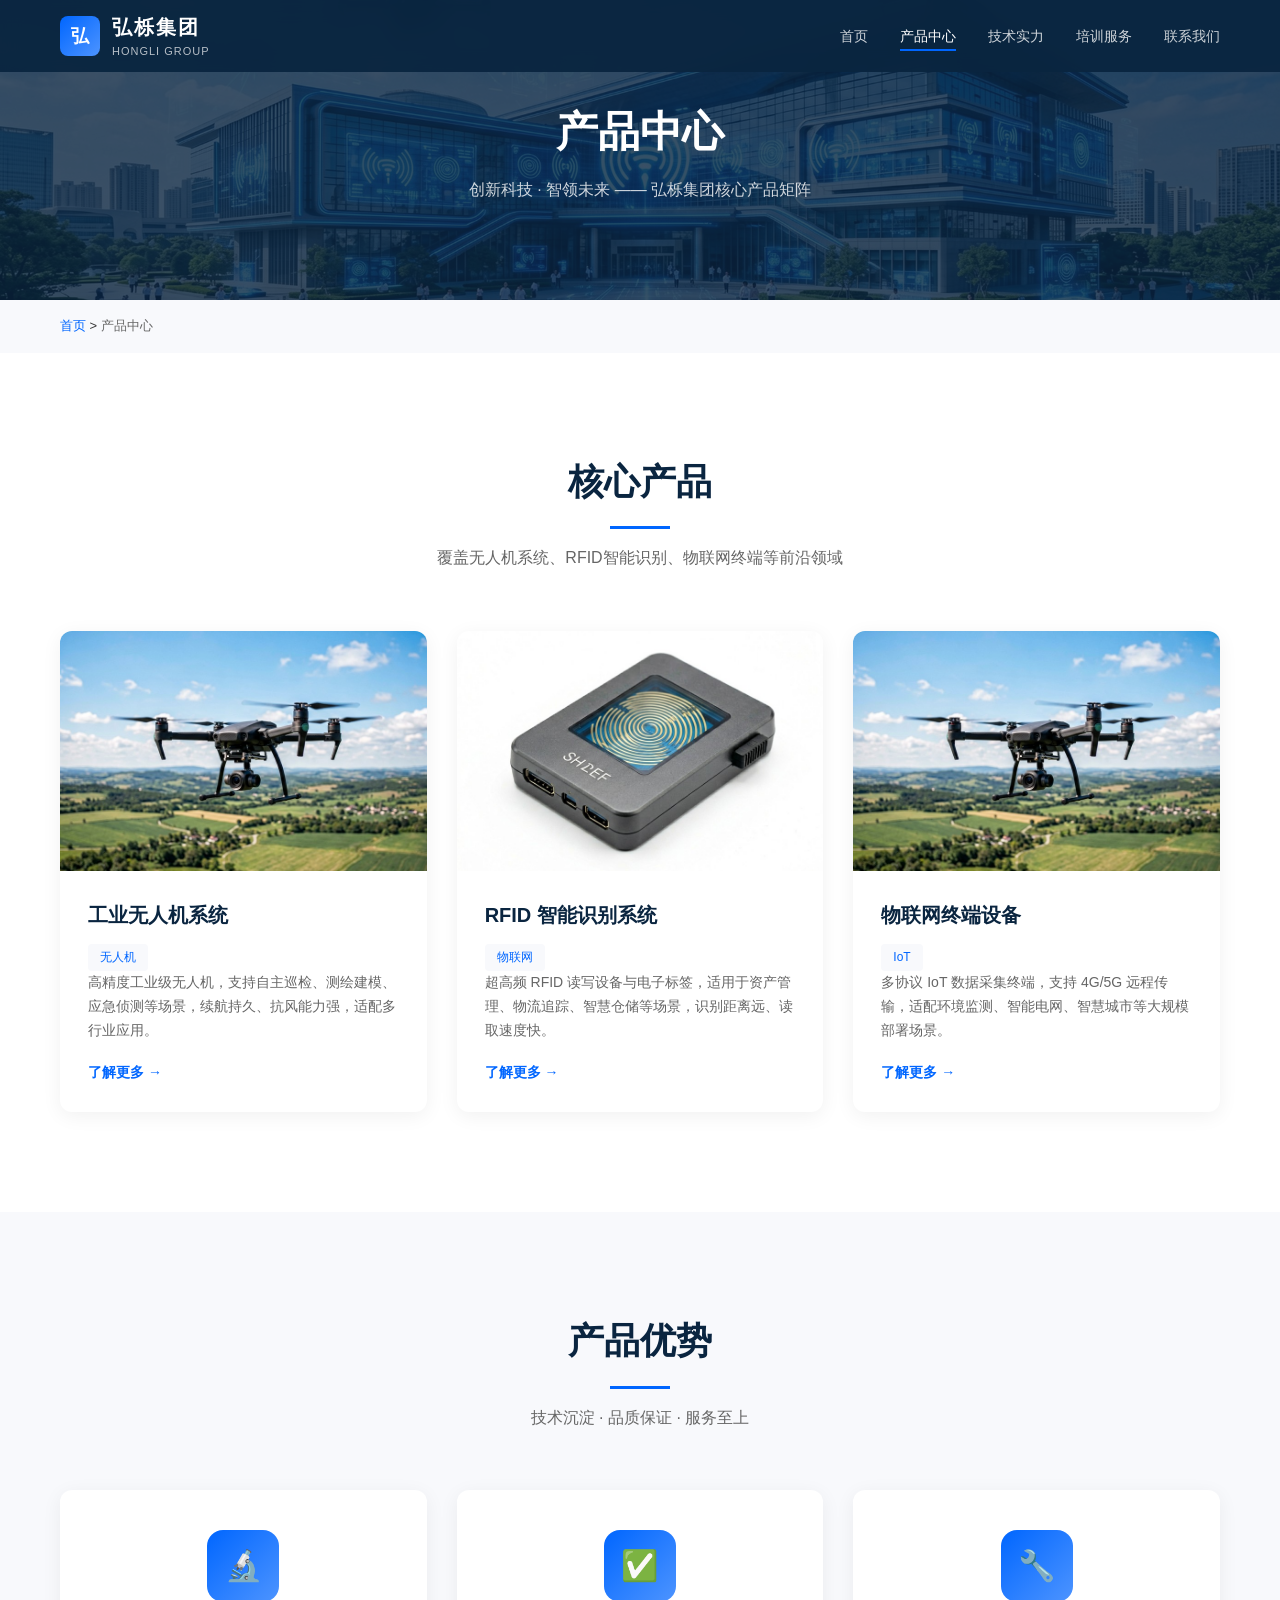
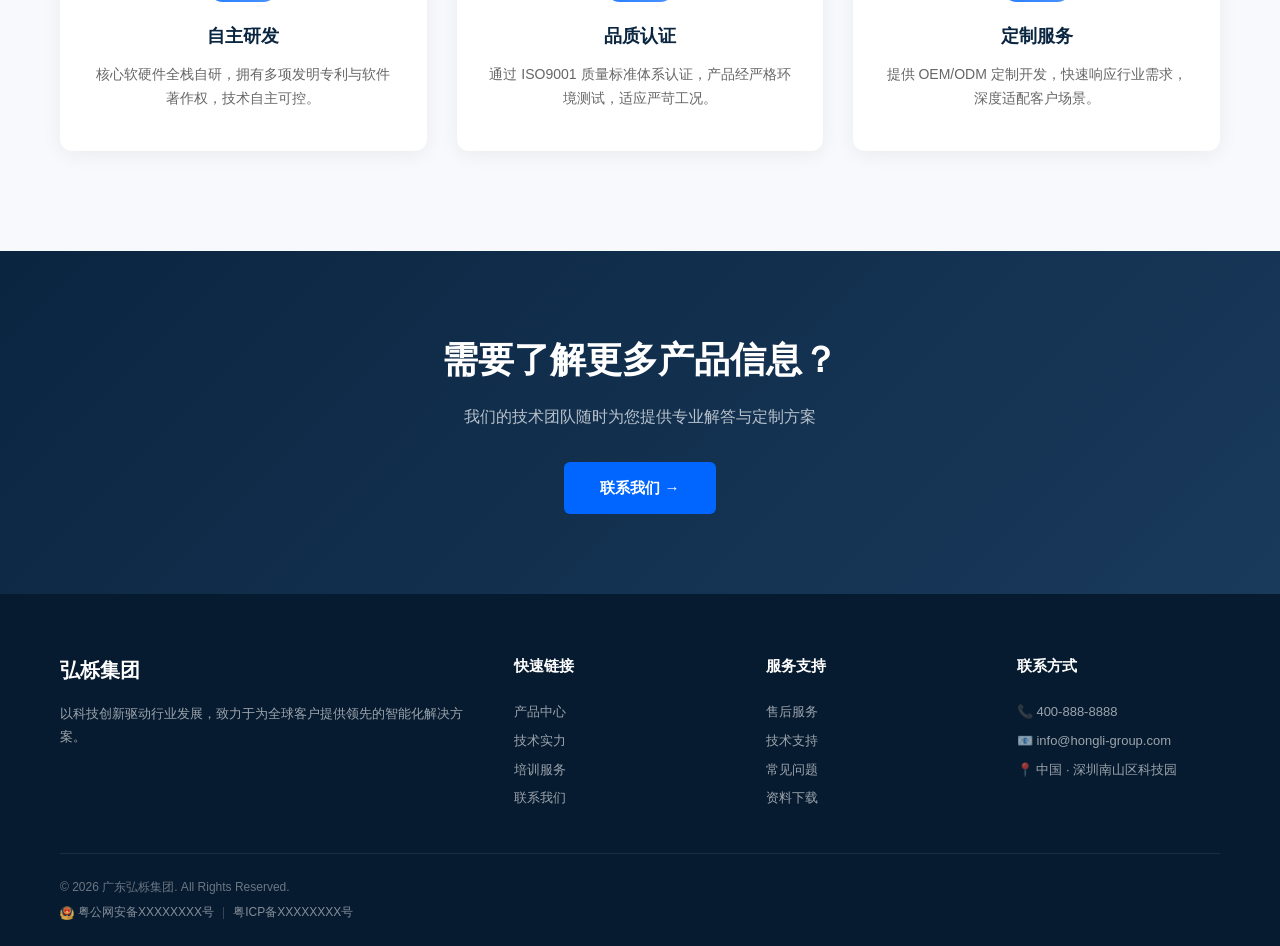
<file: products.html>
<!DOCTYPE html>
<html lang="zh-CN">
<head>
  <meta charset="UTF-8">
  <meta name="viewport" content="width=device-width, initial-scale=1.0">
  <title>产品中心 - 弘栎集团</title>
  <link rel="stylesheet" href="css/style.css">
</head>
<body>

<!-- Header -->
<header>
  <div class="header-inner">
    <a href="/" class="logo">
      <div class="logo-icon">弘</div>
      <div>
        <div class="logo-text">弘栎集团</div>
        <div class="logo-sub">HONGLI GROUP</div>
      </div>
    </a>
    <button class="mobile-btn">☰</button>
    <nav>
      <a href="index.html">首页</a>
      <a href="products.html" class="active">产品中心</a>
      <a href="technology.html">技术实力</a>
      <a href="training.html">培训服务</a>
      <a href="contact.html">联系我们</a>
    </nav>
  </div>
</header>

<!-- Page Hero -->
<section class="page-hero">
  <div class="page-hero-bg">
    <img src="images/hero-banner.jpg" alt="产品中心">
  </div>
  <div class="container">
    <h1>产品中心</h1>
    <p>创新科技 · 智领未来 —— 弘栎集团核心产品矩阵</p>
  </div>
</section>

<!-- Breadcrumb -->
<div class="breadcrumb">
  <div class="container">
    <a href="index.html">首页</a> &gt; <span>产品中心</span>
  </div>
</div>

<!-- Products Section -->
<section class="section">
  <div class="container">
    <div class="section-title">
      <h2>核心产品</h2>
      <div class="section-divider"></div>
      <p>覆盖无人机系统、RFID智能识别、物联网终端等前沿领域</p>
    </div>
    <div class="products-grid">
      <div class="product-card">
        <div class="product-img">
          <img src="images/product-uav.jpg" alt="工业无人机">
        </div>
        <div class="product-body">
          <h3>工业无人机系统</h3>
          <span class="tag">无人机</span>
          <p>高精度工业级无人机，支持自主巡检、测绘建模、应急侦测等场景，续航持久、抗风能力强，适配多行业应用。</p>
          <a href="#" class="product-link">了解更多 →</a>
        </div>
      </div>
      <div class="product-card">
        <div class="product-img">
          <img src="images/product-rfid.jpg" alt="RFID智能识别">
        </div>
        <div class="product-body">
          <h3>RFID 智能识别系统</h3>
          <span class="tag">物联网</span>
          <p>超高频 RFID 读写设备与电子标签，适用于资产管理、物流追踪、智慧仓储等场景，识别距离远、读取速度快。</p>
          <a href="#" class="product-link">了解更多 →</a>
        </div>
      </div>
      <div class="product-card">
        <div class="product-img">
          <img src="images/product-uav.jpg" alt="物联网终端">
        </div>
        <div class="product-body">
          <h3>物联网终端设备</h3>
          <span class="tag">IoT</span>
          <p>多协议 IoT 数据采集终端，支持 4G/5G 远程传输，适配环境监测、智能电网、智慧城市等大规模部署场景。</p>
          <a href="#" class="product-link">了解更多 →</a>
        </div>
      </div>
    </div>
  </div>
</section>

<!-- Strength Section -->
<section class="section" style="background: var(--bg-light);">
  <div class="container">
    <div class="section-title">
      <h2>产品优势</h2>
      <div class="section-divider"></div>
      <p>技术沉淀 · 品质保证 · 服务至上</p>
    </div>
    <div class="strength-grid">
      <div class="strength-card">
        <div class="strength-icon">🔬</div>
        <h3>自主研发</h3>
        <p>核心软硬件全栈自研，拥有多项发明专利与软件著作权，技术自主可控。</p>
      </div>
      <div class="strength-card">
        <div class="strength-icon">✅</div>
        <h3>品质认证</h3>
        <p>通过 ISO9001 质量标准体系认证，产品经严格环境测试，适应严苛工况。</p>
      </div>
      <div class="strength-card">
        <div class="strength-icon">🔧</div>
        <h3>定制服务</h3>
        <p>提供 OEM/ODM 定制开发，快速响应行业需求，深度适配客户场景。</p>
      </div>
    </div>
  </div>
</section>

<!-- CTA -->
<section class="cta">
  <div class="container">
    <h2>需要了解更多产品信息？</h2>
    <p>我们的技术团队随时为您提供专业解答与定制方案</p>
    <a href="contact.html" class="btn btn-primary">联系我们 →</a>
  </div>
</section>

<!-- Footer -->
<footer>
  <div class="container">
    <div class="footer-grid">
      <div class="footer-brand">
        <h3>弘栎集团</h3>
        <p>以科技创新驱动行业发展，致力于为全球客户提供领先的智能化解决方案。</p>
      </div>
      <div class="footer-col">
        <h4>快速链接</h4>
        <a href="products.html">产品中心</a>
        <a href="technology.html">技术实力</a>
        <a href="training.html">培训服务</a>
        <a href="contact.html">联系我们</a>
      </div>
      <div class="footer-col">
        <h4>服务支持</h4>
        <a href="#">售后服务</a>
        <a href="#">技术支持</a>
        <a href="#">常见问题</a>
        <a href="#">资料下载</a>
      </div>
      <div class="footer-col footer-contact">
        <h4>联系方式</h4>
        <p>📞 400-888-8888</p>
        <p>📧 info@hongli-group.com</p>
        <p>📍 中国 · 深圳南山区科技园</p>
      </div>
    </div>
    <div class="footer-bottom">
      <p class="copyright">© 2026 广东弘栎集团. All Rights Reserved.</p>
      <div class="beian-row">
        <a href="https://beian.mps.gov.cn/#/query/webSearch?code=XXXXXXXX" rel="noreferrer" target="_blank" class="beian-link gongan-link"><img src="images/gongan-beian.png" alt="公安备案" class="gongan-icon">粤公网安备XXXXXXXX号</a>
        <span class="beian-sep">|</span>
        <a href="https://beian.miit.gov.cn" target="_blank" rel="noopener noreferrer" class="beian-link">粤ICP备XXXXXXXX号</a>
      </div>
    </div>
  </div>
</footer>

<script src="js/main.js"></script>
</body>
</html>
</file>
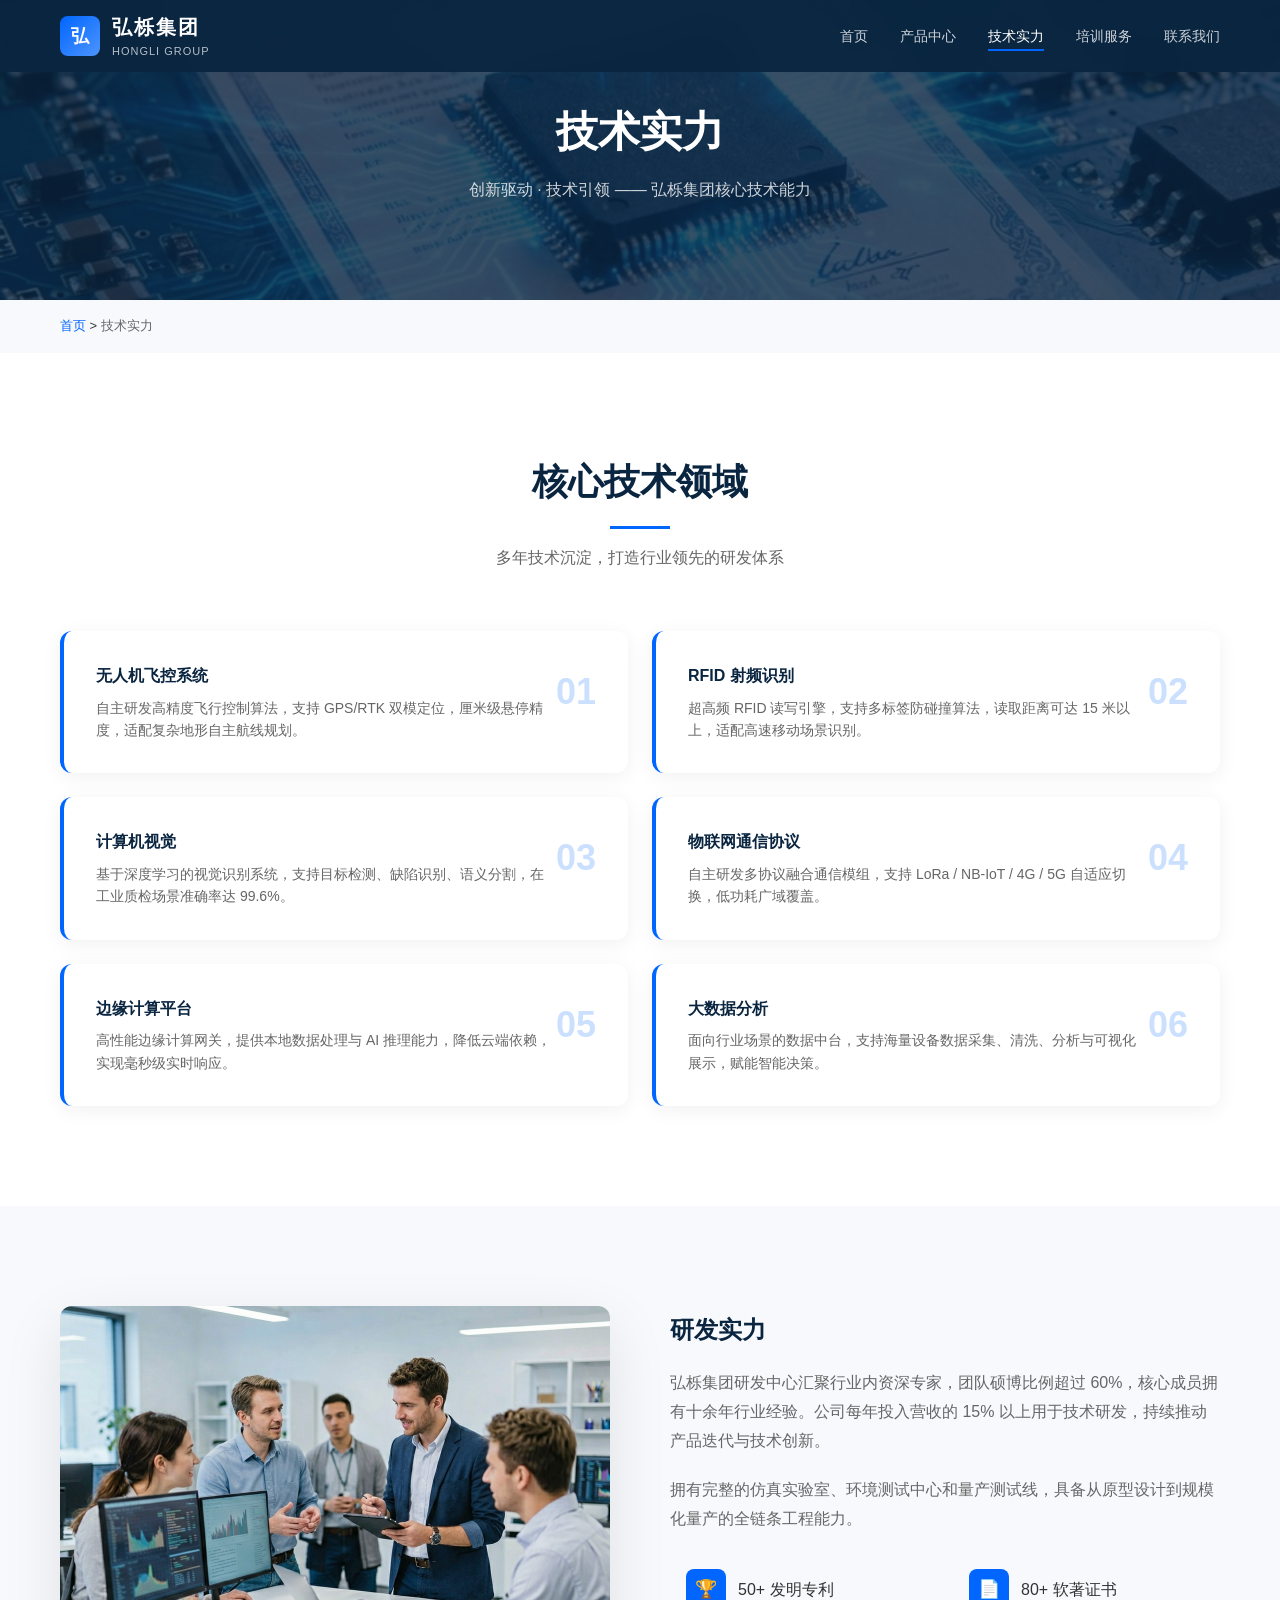
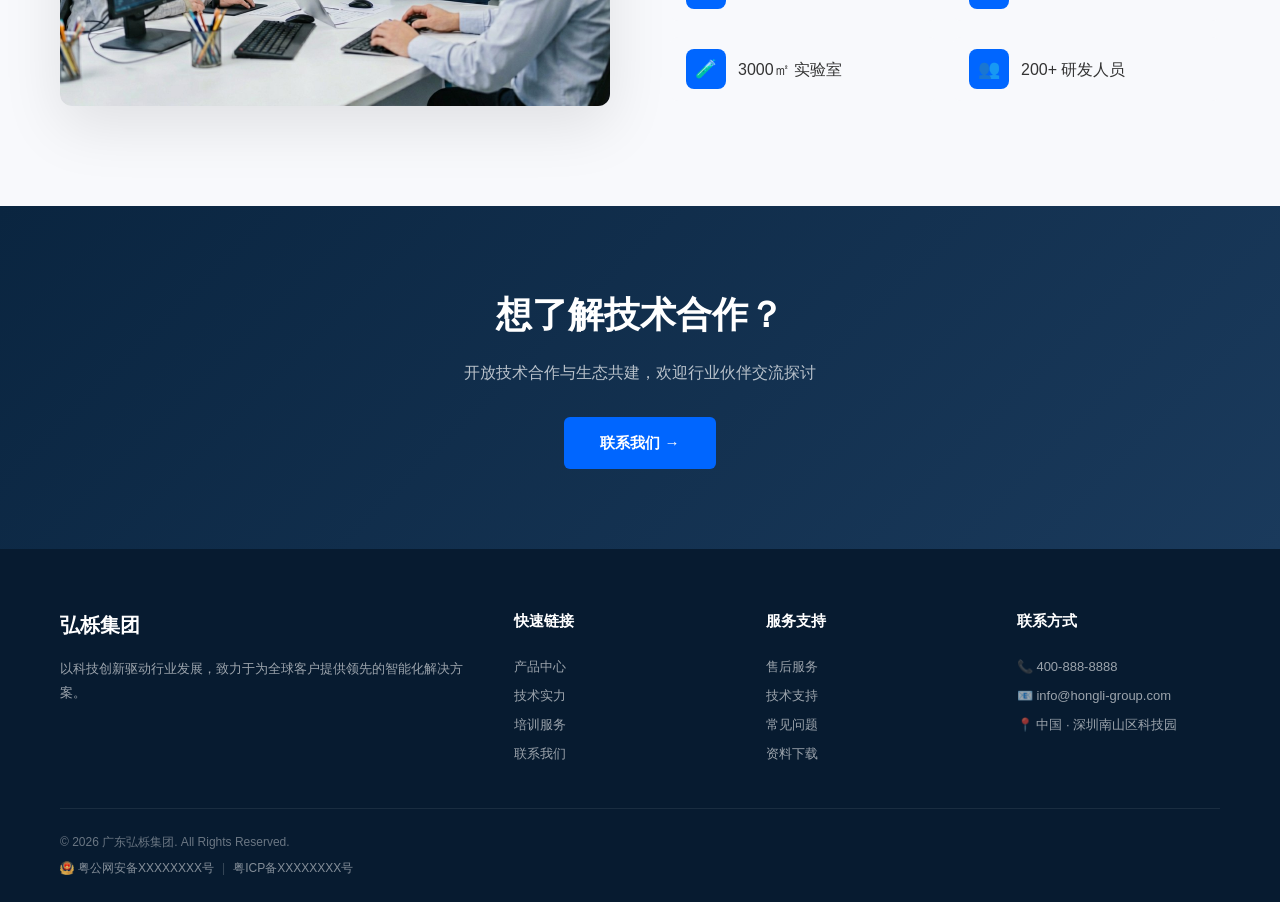
<file: technology.html>
<!DOCTYPE html>
<html lang="zh-CN">
<head>
  <meta charset="UTF-8">
  <meta name="viewport" content="width=device-width, initial-scale=1.0">
  <title>技术实力 - 弘栎集团</title>
  <link rel="stylesheet" href="css/style.css">
</head>
<body>

<!-- Header -->
<header>
  <div class="header-inner">
    <a href="/" class="logo">
      <div class="logo-icon">弘</div>
      <div>
        <div class="logo-text">弘栎集团</div>
        <div class="logo-sub">HONGLI GROUP</div>
      </div>
    </a>
    <button class="mobile-btn">☰</button>
    <nav>
      <a href="index.html">首页</a>
      <a href="products.html">产品中心</a>
      <a href="technology.html" class="active">技术实力</a>
      <a href="training.html">培训服务</a>
      <a href="contact.html">联系我们</a>
    </nav>
  </div>
</header>

<!-- Page Hero -->
<section class="page-hero">
  <div class="page-hero-bg">
    <img src="images/technology.jpg" alt="技术实力">
  </div>
  <div class="container">
    <h1>技术实力</h1>
    <p>创新驱动 · 技术引领 —— 弘栎集团核心技术能力</p>
  </div>
</section>

<!-- Breadcrumb -->
<div class="breadcrumb">
  <div class="container">
    <a href="index.html">首页</a> &gt; <span>技术实力</span>
  </div>
</div>

<!-- Tech Section -->
<section class="section">
  <div class="container">
    <div class="section-title">
      <h2>核心技术领域</h2>
      <div class="section-divider"></div>
      <p>多年技术沉淀，打造行业领先的研发体系</p>
    </div>
    <div class="tech-grid">
      <div class="tech-card">
        <span class="num">01</span>
        <h4>无人机飞控系统</h4>
        <p>自主研发高精度飞行控制算法，支持 GPS/RTK 双模定位，厘米级悬停精度，适配复杂地形自主航线规划。</p>
      </div>
      <div class="tech-card">
        <span class="num">02</span>
        <h4>RFID 射频识别</h4>
        <p>超高频 RFID 读写引擎，支持多标签防碰撞算法，读取距离可达 15 米以上，适配高速移动场景识别。</p>
      </div>
      <div class="tech-card">
        <span class="num">03</span>
        <h4>计算机视觉</h4>
        <p>基于深度学习的视觉识别系统，支持目标检测、缺陷识别、语义分割，在工业质检场景准确率达 99.6%。</p>
      </div>
      <div class="tech-card">
        <span class="num">04</span>
        <h4>物联网通信协议</h4>
        <p>自主研发多协议融合通信模组，支持 LoRa / NB-IoT / 4G / 5G 自适应切换，低功耗广域覆盖。</p>
      </div>
      <div class="tech-card">
        <span class="num">05</span>
        <h4>边缘计算平台</h4>
        <p>高性能边缘计算网关，提供本地数据处理与 AI 推理能力，降低云端依赖，实现毫秒级实时响应。</p>
      </div>
      <div class="tech-card">
        <span class="num">06</span>
        <h4>大数据分析</h4>
        <p>面向行业场景的数据中台，支持海量设备数据采集、清洗、分析与可视化展示，赋能智能决策。</p>
      </div>
    </div>
  </div>
</section>

<!-- About / R&D Section -->
<section class="section" style="background: var(--bg-light);">
  <div class="container">
    <div class="about-grid">
      <div class="about-image">
        <img src="images/about-team.jpg" alt="研发团队">
      </div>
      <div class="about-text">
        <h3>研发实力</h3>
        <p>弘栎集团研发中心汇聚行业内资深专家，团队硕博比例超过 60%，核心成员拥有十余年行业经验。公司每年投入营收的 15% 以上用于技术研发，持续推动产品迭代与技术创新。</p>
        <p>拥有完整的仿真实验室、环境测试中心和量产测试线，具备从原型设计到规模化量产的全链条工程能力。</p>
        <div class="about-features">
          <div class="about-feature">
            <div class="icon">🏆</div>
            <span>50+ 发明专利</span>
          </div>
          <div class="about-feature">
            <div class="icon">📄</div>
            <span>80+ 软著证书</span>
          </div>
          <div class="about-feature">
            <div class="icon">🧪</div>
            <span>3000㎡ 实验室</span>
          </div>
          <div class="about-feature">
            <div class="icon">👥</div>
            <span>200+ 研发人员</span>
          </div>
        </div>
      </div>
    </div>
  </div>
</section>

<!-- CTA -->
<section class="cta">
  <div class="container">
    <h2>想了解技术合作？</h2>
    <p>开放技术合作与生态共建，欢迎行业伙伴交流探讨</p>
    <a href="contact.html" class="btn btn-primary">联系我们 →</a>
  </div>
</section>

<!-- Footer -->
<footer>
  <div class="container">
    <div class="footer-grid">
      <div class="footer-brand">
        <h3>弘栎集团</h3>
        <p>以科技创新驱动行业发展，致力于为全球客户提供领先的智能化解决方案。</p>
      </div>
      <div class="footer-col">
        <h4>快速链接</h4>
        <a href="products.html">产品中心</a>
        <a href="technology.html">技术实力</a>
        <a href="training.html">培训服务</a>
        <a href="contact.html">联系我们</a>
      </div>
      <div class="footer-col">
        <h4>服务支持</h4>
        <a href="#">售后服务</a>
        <a href="#">技术支持</a>
        <a href="#">常见问题</a>
        <a href="#">资料下载</a>
      </div>
      <div class="footer-col footer-contact">
        <h4>联系方式</h4>
        <p>📞 400-888-8888</p>
        <p>📧 info@hongli-group.com</p>
        <p>📍 中国 · 深圳南山区科技园</p>
      </div>
    </div>
    <div class="footer-bottom">
      <p class="copyright">© 2026 广东弘栎集团. All Rights Reserved.</p>
      <div class="beian-row">
        <a href="https://beian.mps.gov.cn/#/query/webSearch?code=XXXXXXXX" rel="noreferrer" target="_blank" class="beian-link gongan-link"><img src="images/gongan-beian.png" alt="公安备案" class="gongan-icon">粤公网安备XXXXXXXX号</a>
        <span class="beian-sep">|</span>
        <a href="https://beian.miit.gov.cn" target="_blank" rel="noopener noreferrer" class="beian-link">粤ICP备XXXXXXXX号</a>
      </div>
    </div>
  </div>
</footer>

<script src="js/main.js"></script>
</body>
</html>
</file>
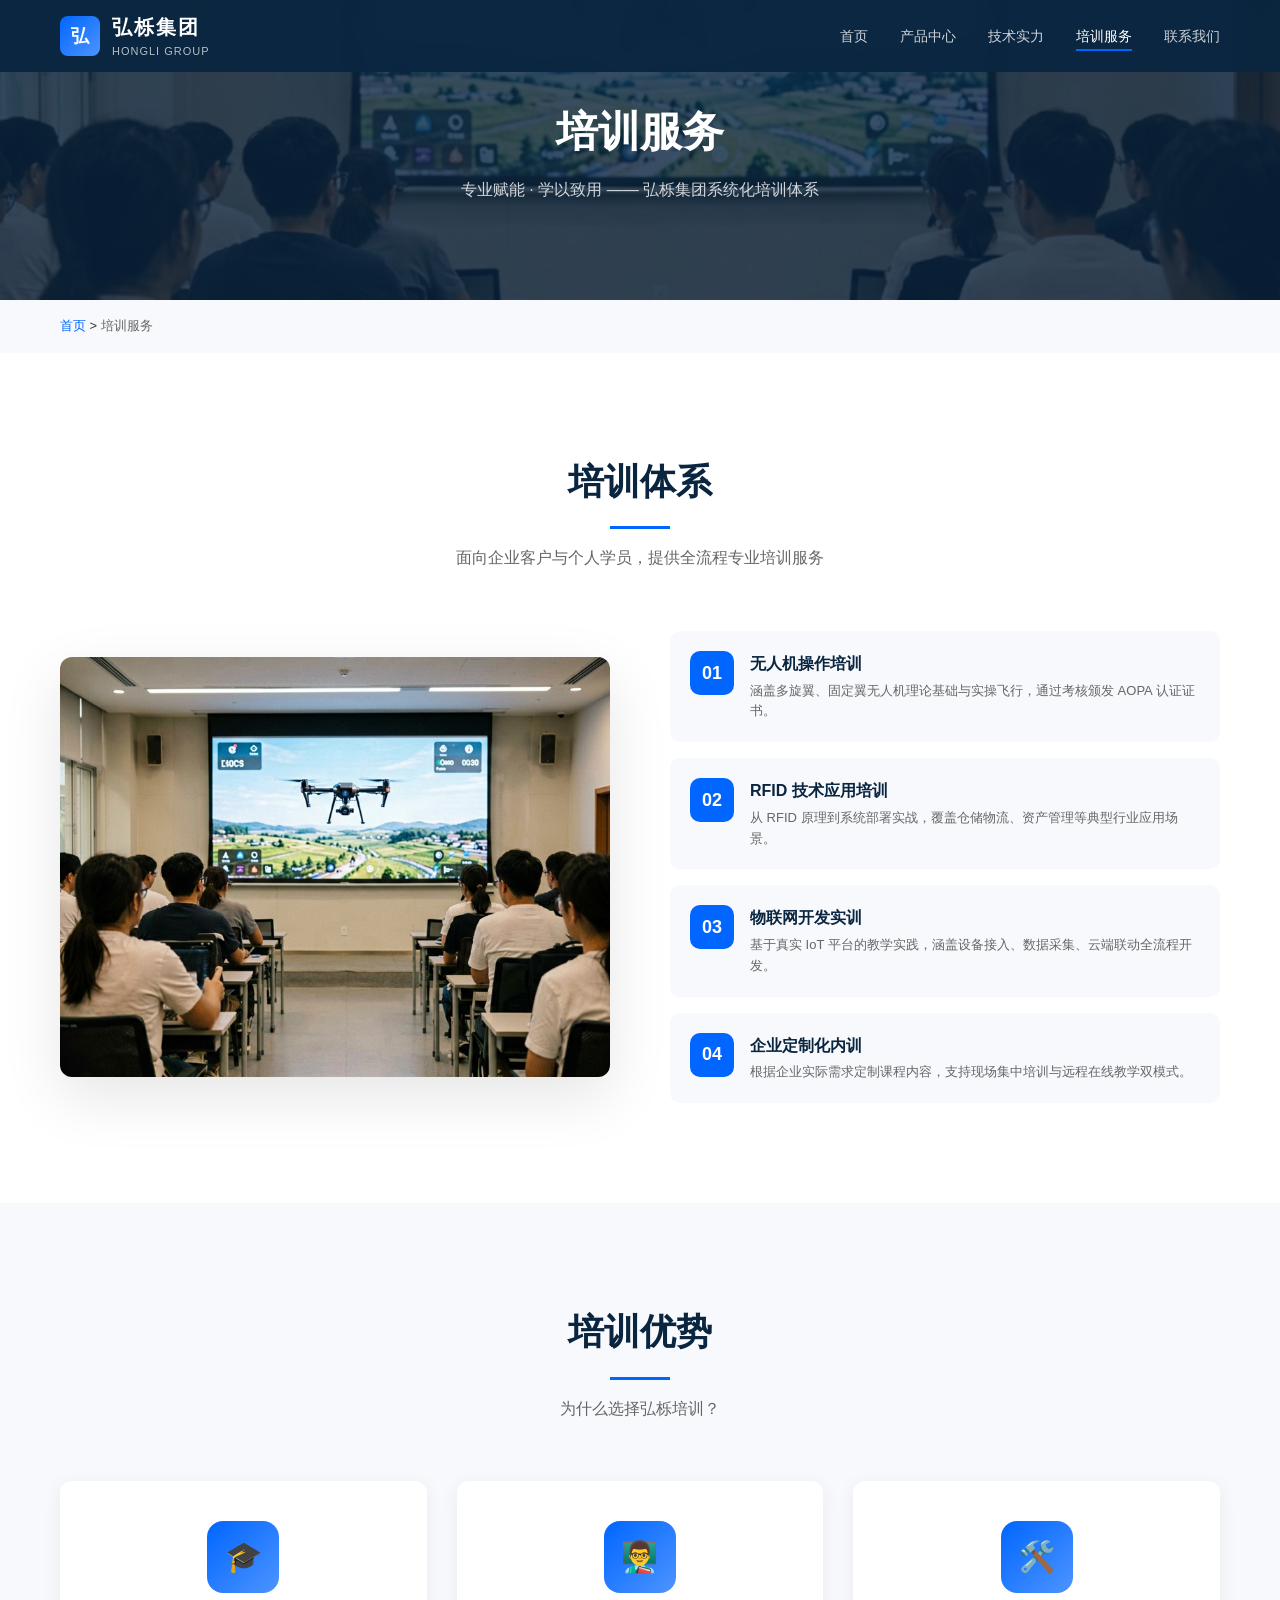
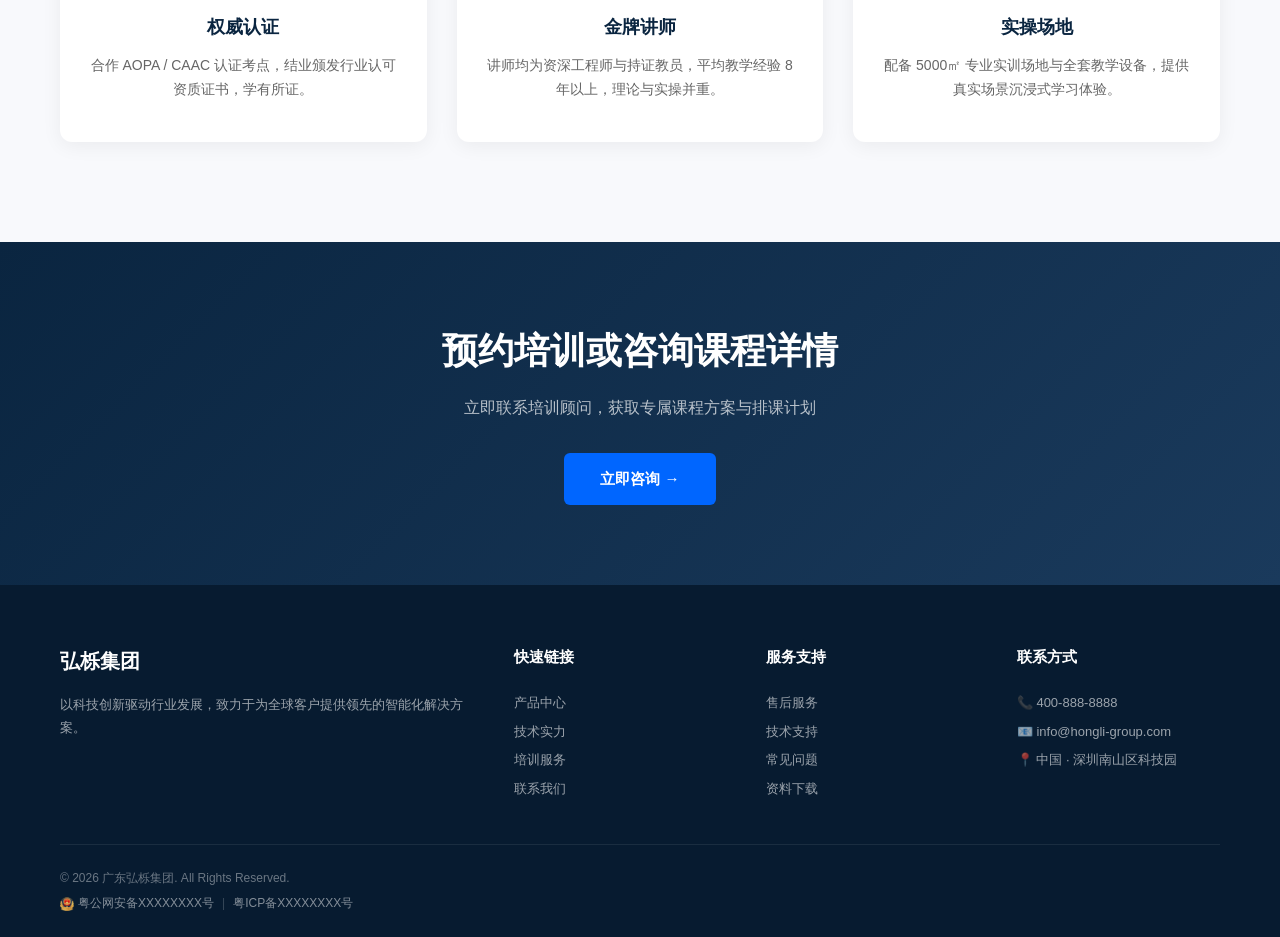
<file: training.html>
<!DOCTYPE html>
<html lang="zh-CN">
<head>
  <meta charset="UTF-8">
  <meta name="viewport" content="width=device-width, initial-scale=1.0">
  <title>培训服务 - 弘栎集团</title>
  <link rel="stylesheet" href="css/style.css">
</head>
<body>

<!-- Header -->
<header>
  <div class="header-inner">
    <a href="/" class="logo">
      <div class="logo-icon">弘</div>
      <div>
        <div class="logo-text">弘栎集团</div>
        <div class="logo-sub">HONGLI GROUP</div>
      </div>
    </a>
    <button class="mobile-btn">☰</button>
    <nav>
      <a href="index.html">首页</a>
      <a href="products.html">产品中心</a>
      <a href="technology.html">技术实力</a>
      <a href="training.html" class="active">培训服务</a>
      <a href="contact.html">联系我们</a>
    </nav>
  </div>
</header>

<!-- Page Hero -->
<section class="page-hero">
  <div class="page-hero-bg">
    <img src="images/training.jpg" alt="培训服务">
  </div>
  <div class="container">
    <h1>培训服务</h1>
    <p>专业赋能 · 学以致用 —— 弘栎集团系统化培训体系</p>
  </div>
</section>

<!-- Breadcrumb -->
<div class="breadcrumb">
  <div class="container">
    <a href="index.html">首页</a> &gt; <span>培训服务</span>
  </div>
</div>

<!-- Training Section -->
<section class="section">
  <div class="container">
    <div class="section-title">
      <h2>培训体系</h2>
      <div class="section-divider"></div>
      <p>面向企业客户与个人学员，提供全流程专业培训服务</p>
    </div>
    <div class="training-wrap">
      <div class="training-img">
        <img src="images/training.jpg" alt="培训现场">
      </div>
      <div class="training-list">
        <div class="training-item">
          <div class="num">01</div>
          <div>
            <h4>无人机操作培训</h4>
            <p>涵盖多旋翼、固定翼无人机理论基础与实操飞行，通过考核颁发 AOPA 认证证书。</p>
          </div>
        </div>
        <div class="training-item">
          <div class="num">02</div>
          <div>
            <h4>RFID 技术应用培训</h4>
            <p>从 RFID 原理到系统部署实战，覆盖仓储物流、资产管理等典型行业应用场景。</p>
          </div>
        </div>
        <div class="training-item">
          <div class="num">03</div>
          <div>
            <h4>物联网开发实训</h4>
            <p>基于真实 IoT 平台的教学实践，涵盖设备接入、数据采集、云端联动全流程开发。</p>
          </div>
        </div>
        <div class="training-item">
          <div class="num">04</div>
          <div>
            <h4>企业定制化内训</h4>
            <p>根据企业实际需求定制课程内容，支持现场集中培训与远程在线教学双模式。</p>
          </div>
        </div>
      </div>
    </div>
  </div>
</section>

<!-- Features Section -->
<section class="section" style="background: var(--bg-light);">
  <div class="container">
    <div class="section-title">
      <h2>培训优势</h2>
      <div class="section-divider"></div>
      <p>为什么选择弘栎培训？</p>
    </div>
    <div class="strength-grid">
      <div class="strength-card">
        <div class="strength-icon">🎓</div>
        <h3>权威认证</h3>
        <p>合作 AOPA / CAAC 认证考点，结业颁发行业认可资质证书，学有所证。</p>
      </div>
      <div class="strength-card">
        <div class="strength-icon">👨‍🏫</div>
        <h3>金牌讲师</h3>
        <p>讲师均为资深工程师与持证教员，平均教学经验 8 年以上，理论与实操并重。</p>
      </div>
      <div class="strength-card">
        <div class="strength-icon">🛠️</div>
        <h3>实操场地</h3>
        <p>配备 5000㎡ 专业实训场地与全套教学设备，提供真实场景沉浸式学习体验。</p>
      </div>
    </div>
  </div>
</section>

<!-- CTA -->
<section class="cta">
  <div class="container">
    <h2>预约培训或咨询课程详情</h2>
    <p>立即联系培训顾问，获取专属课程方案与排课计划</p>
    <a href="contact.html" class="btn btn-primary">立即咨询 →</a>
  </div>
</section>

<!-- Footer -->
<footer>
  <div class="container">
    <div class="footer-grid">
      <div class="footer-brand">
        <h3>弘栎集团</h3>
        <p>以科技创新驱动行业发展，致力于为全球客户提供领先的智能化解决方案。</p>
      </div>
      <div class="footer-col">
        <h4>快速链接</h4>
        <a href="products.html">产品中心</a>
        <a href="technology.html">技术实力</a>
        <a href="training.html">培训服务</a>
        <a href="contact.html">联系我们</a>
      </div>
      <div class="footer-col">
        <h4>服务支持</h4>
        <a href="#">售后服务</a>
        <a href="#">技术支持</a>
        <a href="#">常见问题</a>
        <a href="#">资料下载</a>
      </div>
      <div class="footer-col footer-contact">
        <h4>联系方式</h4>
        <p>📞 400-888-8888</p>
        <p>📧 info@hongli-group.com</p>
        <p>📍 中国 · 深圳南山区科技园</p>
      </div>
    </div>
    <div class="footer-bottom">
      <p class="copyright">© 2026 广东弘栎集团. All Rights Reserved.</p>
      <div class="beian-row">
        <a href="https://beian.mps.gov.cn/#/query/webSearch?code=XXXXXXXX" rel="noreferrer" target="_blank" class="beian-link gongan-link"><img src="images/gongan-beian.png" alt="公安备案" class="gongan-icon">粤公网安备XXXXXXXX号</a>
        <span class="beian-sep">|</span>
        <a href="https://beian.miit.gov.cn" target="_blank" rel="noopener noreferrer" class="beian-link">粤ICP备XXXXXXXX号</a>
      </div>
    </div>
  </div>
</footer>

<script src="js/main.js"></script>
</body>
</html>
</file>
<file: css/style.css>
/* 弘栎集团官网 - 主样式表 */
:root {
  --primary: #0a2540;
  --primary-light: #1a3a5c;
  --accent: #0066ff;
  --accent-light: #4d94ff;
  --gold: #c8a84e;
  --text: #333;
  --text-light: #666;
  --bg-light: #f8f9fc;
  --white: #fff;
  --font: 'PingFang SC', 'Microsoft YaHei', 'Helvetica Neue', Arial, sans-serif;
}

* { margin: 0; padding: 0; box-sizing: border-box; }
html { scroll-behavior: smooth; }
body { font-family: var(--font); color: var(--text); line-height: 1.6; overflow-x: hidden; }

a { text-decoration: none; color: inherit; }
ul { list-style: none; }
img { max-width: 100%; height: auto; display: block; }
.container { max-width: 1200px; margin: 0 auto; padding: 0 20px; }

/* Header */
header {
  position: fixed; top: 0; left: 0; right: 0;
  background: rgba(10,37,64,0.95); backdrop-filter: blur(10px);
  z-index: 1000; transition: all 0.3s;
}
header.scrolled { background: rgba(10,37,64,0.98); box-shadow: 0 2px 20px rgba(0,0,0,0.3); }
.header-inner {
  display: flex; justify-content: space-between; align-items: center;
  height: 72px; max-width: 1200px; margin: 0 auto; padding: 0 20px;
}
.logo { display: flex; align-items: center; gap: 12px; color: var(--white); }
.logo-icon {
  width: 40px; height: 40px;
  background: linear-gradient(135deg, var(--accent), var(--accent-light));
  border-radius: 8px; display: flex; align-items: center; justify-content: center;
  font-weight: 700; font-size: 18px; color: white;
}
.logo-text { font-size: 20px; font-weight: 700; letter-spacing: 2px; }
.logo-sub { font-size: 11px; opacity: 0.7; letter-spacing: 1px; }

nav { display: flex; gap: 32px; align-items: center; }
nav a {
  color: rgba(255,255,255,0.8); font-size: 14px; font-weight: 500;
  transition: color 0.3s; position: relative;
}
nav a:hover, nav a.active { color: var(--white); }
nav a::after {
  content: ''; position: absolute; bottom: -4px; left: 0;
  width: 0; height: 2px; background: var(--accent); transition: width 0.3s;
}
nav a:hover::after, nav a.active::after { width: 100%; }

.mobile-btn { display: none; background: none; border: none; color: white; font-size: 28px; cursor: pointer; }

/* Hero */
.hero {
  position: relative; height: 100vh; min-height: 600px;
  display: flex; align-items: center; overflow: hidden;
}
.hero-bg {
  position: absolute; inset: 0; z-index: 0;
  background: linear-gradient(135deg, #0a2540 0%, #1a3a5c 40%, #0f3460 100%);
}
.hero-bg img { width: 100%; height: 100%; object-fit: cover; opacity: 0.3; }
.hero-overlay {
  position: absolute; inset: 0;
  background: linear-gradient(135deg, rgba(10,37,64,0.85) 0%, rgba(15,52,96,0.7) 100%);
  z-index: 1;
}
.hero-content { position: relative; z-index: 2; color: var(--white); max-width: 720px; }
.hero-badge {
  display: inline-block; padding: 6px 16px; border: 1px solid var(--accent);
  border-radius: 20px; font-size: 12px; letter-spacing: 2px; margin-bottom: 24px;
  background: rgba(0,102,255,0.15);
}
.hero h1 { font-size: 52px; font-weight: 800; line-height: 1.2; margin-bottom: 20px; }
.hero h1 span { background: linear-gradient(135deg, var(--accent-light), var(--gold)); -webkit-background-clip: text; -webkit-text-fill-color: transparent; }
.hero p { font-size: 18px; line-height: 1.8; opacity: 0.85; margin-bottom: 36px; max-width: 600px; }
.hero-btns { display: flex; gap: 16px; flex-wrap: wrap; }
.btn {
  padding: 14px 36px; border-radius: 6px; font-size: 15px; font-weight: 600;
  cursor: pointer; transition: all 0.3s; border: none; display: inline-flex; align-items: center; gap: 8px;
}
.btn-primary { background: var(--accent); color: var(--white); }
.btn-primary:hover { background: var(--accent-light); transform: translateY(-2px); box-shadow: 0 6px 20px rgba(0,102,255,0.4); }
.btn-outline { background: transparent; color: var(--white); border: 2px solid rgba(255,255,255,0.3); }
.btn-outline:hover { border-color: var(--white); transform: translateY(-2px); }

.hero-stats {
  display: flex; gap: 48px; margin-top: 48px; padding-top: 36px;
  border-top: 1px solid rgba(255,255,255,0.15);
}
.hero-stat h3 { font-size: 32px; font-weight: 800; background: linear-gradient(135deg, var(--accent-light), var(--gold)); -webkit-background-clip: text; -webkit-text-fill-color: transparent; }
.hero-stat p { font-size: 13px; opacity: 0.6; margin-bottom: 0; }

/* Section common */
.section { padding: 100px 0; }
.section-title { text-align: center; margin-bottom: 60px; }
.section-title h2 { font-size: 36px; font-weight: 800; color: var(--primary); margin-bottom: 16px; }
.section-title p { color: var(--text-light); font-size: 16px; max-width: 600px; margin: 0 auto; }
.section-divider { width: 60px; height: 3px; background: var(--accent); margin: 16px auto; }

/* About section */
.about-grid { display: grid; grid-template-columns: 1fr 1fr; gap: 60px; align-items: center; }
.about-image { border-radius: 12px; overflow: hidden; box-shadow: 0 20px 60px rgba(0,0,0,0.1); }
.about-image img { width: 100%; height: 400px; object-fit: cover; }
.about-text h3 { font-size: 24px; color: var(--primary); margin-bottom: 20px; }
.about-text p { color: var(--text-light); line-height: 1.8; margin-bottom: 20px; }
.about-features { display: grid; grid-template-columns: 1fr 1fr; gap: 16px; margin-top: 24px; }
.about-feature { display: flex; align-items: center; gap: 12px; padding: 12px 16px; background: var(--bg-light); border-radius: 8px; }
.about-feature .icon { width: 40px; height: 40px; background: var(--accent); border-radius: 8px; display: flex; align-items: center; justify-content: center; color: white; font-size: 18px; flex-shrink: 0; }

/* Products section */
.products-grid { display: grid; grid-template-columns: repeat(3, 1fr); gap: 30px; }
.product-card {
  background: var(--white); border-radius: 12px; overflow: hidden;
  box-shadow: 0 4px 20px rgba(0,0,0,0.06); transition: all 0.3s;
}
.product-card:hover { transform: translateY(-6px); box-shadow: 0 12px 40px rgba(0,0,0,0.12); }
.product-img { height: 240px; overflow: hidden; }
.product-img img { width: 100%; height: 100%; object-fit: cover; transition: transform 0.5s; }
.product-card:hover .product-img img { transform: scale(1.08); }
.product-body { padding: 28px; }
.product-body h3 { font-size: 20px; color: var(--primary); margin-bottom: 12px; }
.product-body p { color: var(--text-light); font-size: 14px; line-height: 1.7; margin-bottom: 16px; }
.product-body .tag {
  display: inline-block; padding: 4px 12px; background: var(--bg-light);
  border-radius: 4px; font-size: 12px; color: var(--accent); font-weight: 500;
}
.product-link { color: var(--accent); font-weight: 600; font-size: 14px; }

/* Strength section */
.strength-grid { display: grid; grid-template-columns: repeat(3, 1fr); gap: 30px; }
.strength-card {
  text-align: center; padding: 40px 30px; border-radius: 12px;
  background: var(--white); box-shadow: 0 4px 20px rgba(0,0,0,0.06);
  transition: all 0.3s;
}
.strength-card:hover { transform: translateY(-4px); box-shadow: 0 8px 30px rgba(0,0,0,0.1); }
.strength-icon {
  width: 72px; height: 72px; margin: 0 auto 20px;
  background: linear-gradient(135deg, var(--accent), var(--accent-light));
  border-radius: 16px; display: flex; align-items: center; justify-content: center;
  color: white; font-size: 30px;
}
.strength-card h3 { font-size: 18px; color: var(--primary); margin-bottom: 12px; }
.strength-card p { color: var(--text-light); font-size: 14px; line-height: 1.7; }

/* Tech section */
.tech-grid { display: grid; grid-template-columns: repeat(2, 1fr); gap: 24px; }
.tech-card {
  padding: 32px; border-radius: 12px; background: var(--white);
  box-shadow: 0 4px 20px rgba(0,0,0,0.06); border-left: 4px solid var(--accent);
  transition: all 0.3s;
}
.tech-card:hover { box-shadow: 0 8px 30px rgba(0,0,0,0.1); }
.tech-card h4 { font-size: 16px; color: var(--primary); margin-bottom: 8px; }
.tech-card p { color: var(--text-light); font-size: 14px; }
.tech-card .num { font-size: 36px; font-weight: 800; color: var(--accent); opacity: 0.2; float: right; }

/* Training section */
.training-wrap { display: grid; grid-template-columns: 1fr 1fr; gap: 60px; align-items: center; }
.training-img { border-radius: 12px; overflow: hidden; box-shadow: 0 20px 60px rgba(0,0,0,0.1); }
.training-img img { width: 100%; height: 420px; object-fit: cover; }
.training-list { display: grid; gap: 16px; }
.training-item { display: flex; gap: 16px; padding: 20px; background: var(--bg-light); border-radius: 10px; transition: all 0.3s; }
.training-item:hover { background: var(--white); box-shadow: 0 4px 16px rgba(0,0,0,0.06); }
.training-item .num {
  width: 44px; height: 44px; background: var(--accent); border-radius: 10px;
  display: flex; align-items: center; justify-content: center;
  color: white; font-weight: 700; font-size: 18px; flex-shrink: 0;
}
.training-item h4 { font-size: 16px; color: var(--primary); margin-bottom: 4px; }
.training-item p { color: var(--text-light); font-size: 13px; }

/* CTA section */
.cta {
  background: linear-gradient(135deg, #0a2540, #1a3a5c);
  text-align: center; padding: 80px 0;
}
.cta h2 { color: var(--white); font-size: 36px; margin-bottom: 16px; }
.cta p { color: rgba(255,255,255,0.7); margin-bottom: 32px; max-width: 500px; margin-left: auto; margin-right: auto; }

/* Footer */
footer {
  background: #071b30; color: rgba(255,255,255,0.6); padding: 60px 0 0;
  font-size: 13px;
}
.footer-grid { display: grid; grid-template-columns: 2fr 1fr 1fr 1fr; gap: 48px; margin-bottom: 40px; }
.footer-brand h3 { color: var(--white); font-size: 20px; margin-bottom: 16px; }
.footer-brand p { line-height: 1.8; }
.footer-col h4 { color: var(--white); font-size: 15px; margin-bottom: 20px; }
.footer-col a { display: block; padding: 4px 0; transition: color 0.3s; }
.footer-col a:hover { color: var(--white); }
.footer-contact p { padding: 4px 0; display: flex; gap: 8px; align-items: center; }
.footer-bottom {
  border-top: 1px solid rgba(255,255,255,0.08);
  padding: 24px 0; font-size: 12px;
  display: flex; flex-direction: column;
  align-items: flex-start; gap: 6px;
}
.footer-bottom .copyright {
  color: rgba(255,255,255,0.4);
}
.beian-row {
  display: flex; align-items: center; flex-wrap: wrap; gap: 0 8px;
}
.beian-link {
  color: rgba(255,255,255,0.5);
  text-decoration: none; font-size: 12px;
  transition: color 0.2s;
}
.beian-link:hover {
  color: var(--white); text-decoration: underline;
}
.gongan-link {
  display: inline-flex; align-items: center; gap: 4px;
}
.gongan-icon {
  width: 14px; height: 14px; vertical-align: middle;
}
.beian-sep {
  color: rgba(255,255,255,0.2);
}

/* Responsive */
@media (max-width: 1024px) {
  .products-grid, .strength-grid { grid-template-columns: repeat(2, 1fr); }
  .about-grid, .training-wrap { grid-template-columns: 1fr; }
  .footer-grid { grid-template-columns: 1fr 1fr; }
  .hero h1 { font-size: 40px; }
}

@media (max-width: 768px) {
  .mobile-btn { display: block; }
  nav { display: none; position: fixed; top: 72px; left: 0; right: 0;
        background: var(--primary); flex-direction: column; padding: 20px; gap: 16px; }
  nav.open { display: flex; }
  .hero h1 { font-size: 32px; }
  .hero-stats { flex-wrap: wrap; gap: 24px; }
  .products-grid, .strength-grid, .tech-grid { grid-template-columns: 1fr; }
  .about-features { grid-template-columns: 1fr; }
  .footer-grid { grid-template-columns: 1fr; }
  .section { padding: 60px 0; }
  .section-title h2 { font-size: 28px; }
}

/* Page Hero (inner pages) */
.page-hero {
  height: 300px; display: flex; align-items: center; position: relative;
  background: var(--primary); overflow: hidden;
}
.page-hero-bg { position: absolute; inset: 0; }
.page-hero-bg img { width: 100%; height: 100%; object-fit: cover; opacity: 0.2; }
.page-hero .container { position: relative; z-index: 1; text-align: center; color: white; }
.page-hero h1 { font-size: 42px; font-weight: 800; margin-bottom: 12px; }
.page-hero p { opacity: 0.8; font-size: 16px; }

/* Breadcrumb */
.breadcrumb { padding: 16px 0; background: var(--bg-light); font-size: 13px; }
.breadcrumb a { color: var(--accent); }
.breadcrumb span { color: var(--text-light); }

/* About page - 集团介绍 */
.about-intro-grid { display: grid; grid-template-columns: 1fr 1fr; gap: 60px; align-items: center; }
.about-intro-img { border-radius: 12px; overflow: hidden; box-shadow: 0 20px 60px rgba(0,0,0,0.1); }
.about-intro-img img { width: 100%; height: 450px; object-fit: cover; }
.about-intro-text h3 { font-size: 26px; color: var(--primary); margin-bottom: 20px; }
.about-intro-text p { color: var(--text-light); line-height: 1.9; margin-bottom: 20px; font-size: 15px; }
.about-milestones { display: grid; grid-template-columns: repeat(3, 1fr); gap: 16px; margin-top: 32px; }
.about-milestone { text-align: center; padding: 20px 12px; background: var(--bg-light); border-radius: 10px; }
.about-milestone .num { font-size: 36px; font-weight: 800; color: var(--accent); }
.about-milestone p { font-size: 13px; color: var(--text-light); margin: 0; }

/* About page - 组织架构 */
.org-section { background: var(--bg-light); }
.org-chart { display: flex; flex-direction: column; align-items: center; gap: 0; }
.org-level { display: flex; justify-content: center; gap: 24px; flex-wrap: wrap; position: relative; }
.org-node { background: var(--white); border-radius: 12px; padding: 20px 32px; box-shadow: 0 4px 16px rgba(0,0,0,0.06); text-align: center; min-width: 160px; border-top: 4px solid var(--accent); transition: all 0.3s; }
.org-node:hover { transform: translateY(-3px); box-shadow: 0 8px 30px rgba(0,0,0,0.12); }
.org-node .icon { font-size: 28px; margin-bottom: 8px; }
.org-node h4 { font-size: 15px; color: var(--primary); margin-bottom: 4px; }
.org-node p { font-size: 12px; color: var(--text-light); margin: 0; }
.org-node.gold { border-top-color: var(--gold); }
.org-connector { padding: 16px 0; color: var(--accent); font-size: 14px; opacity: 0.4; display: flex; align-items: center; gap: 8px; }
.org-connector::before, .org-connector::after { content: ''; width: 60px; height: 1px; background: var(--accent); opacity: 0.3; }

/* About page - 子公司 */
.subsidiary-grid { display: grid; grid-template-columns: repeat(3, 1fr); gap: 28px; }
.subsidiary-card { background: var(--white); border-radius: 12px; overflow: hidden; box-shadow: 0 4px 20px rgba(0,0,0,0.06); transition: all 0.3s; }
.subsidiary-card:hover { transform: translateY(-6px); box-shadow: 0 12px 40px rgba(0,0,0,0.12); }
.subsidiary-card .card-img { height: 200px; overflow: hidden; }
.subsidiary-card .card-img img { width: 100%; height: 100%; object-fit: cover; transition: transform 0.5s; }
.subsidiary-card:hover .card-img img { transform: scale(1.08); }
.subsidiary-card .card-body { padding: 24px; }
.subsidiary-card .card-body h3 { font-size: 18px; color: var(--primary); margin-bottom: 8px; }
.subsidiary-card .card-body .tag { display: inline-block; padding: 3px 10px; background: rgba(0,102,255,0.08); border-radius: 4px; font-size: 12px; color: var(--accent); margin-bottom: 12px; }
.subsidiary-card .card-body p { color: var(--text-light); font-size: 14px; line-height: 1.7; margin-bottom: 12px; }
.subsidiary-card .card-body .meta { display: flex; gap: 16px; font-size: 12px; color: var(--text-light); }
.subsidiary-card .card-body .meta span { display: flex; align-items: center; gap: 4px; }

/* About page - 企业文化 */
.culture-grid { display: grid; grid-template-columns: repeat(4, 1fr); gap: 24px; }
.culture-card { text-align: center; padding: 36px 20px; background: var(--white); border-radius: 12px; box-shadow: 0 4px 20px rgba(0,0,0,0.06); transition: all 0.3s; }
.culture-card:hover { transform: translateY(-4px); box-shadow: 0 8px 30px rgba(0,0,0,0.1); }
.culture-card .icon { width: 64px; height: 64px; margin: 0 auto 16px; background: linear-gradient(135deg, var(--accent), var(--accent-light)); border-radius: 16px; display: flex; align-items: center; justify-content: center; color: white; font-size: 26px; }
.culture-card h4 { font-size: 16px; color: var(--primary); margin-bottom: 8px; }
.culture-card p { font-size: 13px; color: var(--text-light); line-height: 1.7; margin: 0; }

@media (max-width: 1024px) {
  .about-intro-grid { grid-template-columns: 1fr; }
  .subsidiary-grid { grid-template-columns: repeat(2, 1fr); }
  .culture-grid { grid-template-columns: repeat(2, 1fr); }
  .about-milestones { grid-template-columns: repeat(3, 1fr); }
}

@media (max-width: 768px) {
  .subsidiary-grid, .culture-grid { grid-template-columns: 1fr; }
  .about-milestones { grid-template-columns: 1fr; }
  .org-node { min-width: 120px; padding: 16px 20px; }
}

/* Contact page */
.contact-grid { display: grid; grid-template-columns: 1fr 1fr; gap: 48px; }
.contact-info-card { padding: 36px; background: var(--white); border-radius: 12px; box-shadow: 0 4px 20px rgba(0,0,0,0.06); }
.contact-info-card h3 { font-size: 20px; color: var(--primary); margin-bottom: 24px; }
.contact-item { display: flex; gap: 16px; align-items: flex-start; padding: 16px 0; border-bottom: 1px solid #eee; }
.contact-item:last-child { border-bottom: none; }
.contact-item .icon { width: 44px; height: 44px; background: var(--bg-light); border-radius: 10px; display: flex; align-items: center; justify-content: center; color: var(--accent); font-size: 18px; flex-shrink: 0; }
.contact-item h4 { font-size: 14px; color: var(--primary); margin-bottom: 4px; }
.contact-item p { color: var(--text-light); font-size: 14px; }

/* News page */
.news-list { display: grid; gap: 24px; }
.news-item { display: flex; gap: 24px; padding: 24px; background: var(--white); border-radius: 12px; box-shadow: 0 4px 20px rgba(0,0,0,0.06); transition: all 0.3s; }
.news-item:hover { box-shadow: 0 8px 30px rgba(0,0,0,0.1); }
.news-date { flex-shrink: 0; width: 80px; text-align: center; }
.news-date .day { font-size: 32px; font-weight: 800; color: var(--accent); }
.news-date .mon { font-size: 13px; color: var(--text-light); }
.news-body h3 { font-size: 18px; color: var(--primary); margin-bottom: 8px; }
.news-body p { color: var(--text-light); font-size: 14px; line-height: 1.6; }
</file>
